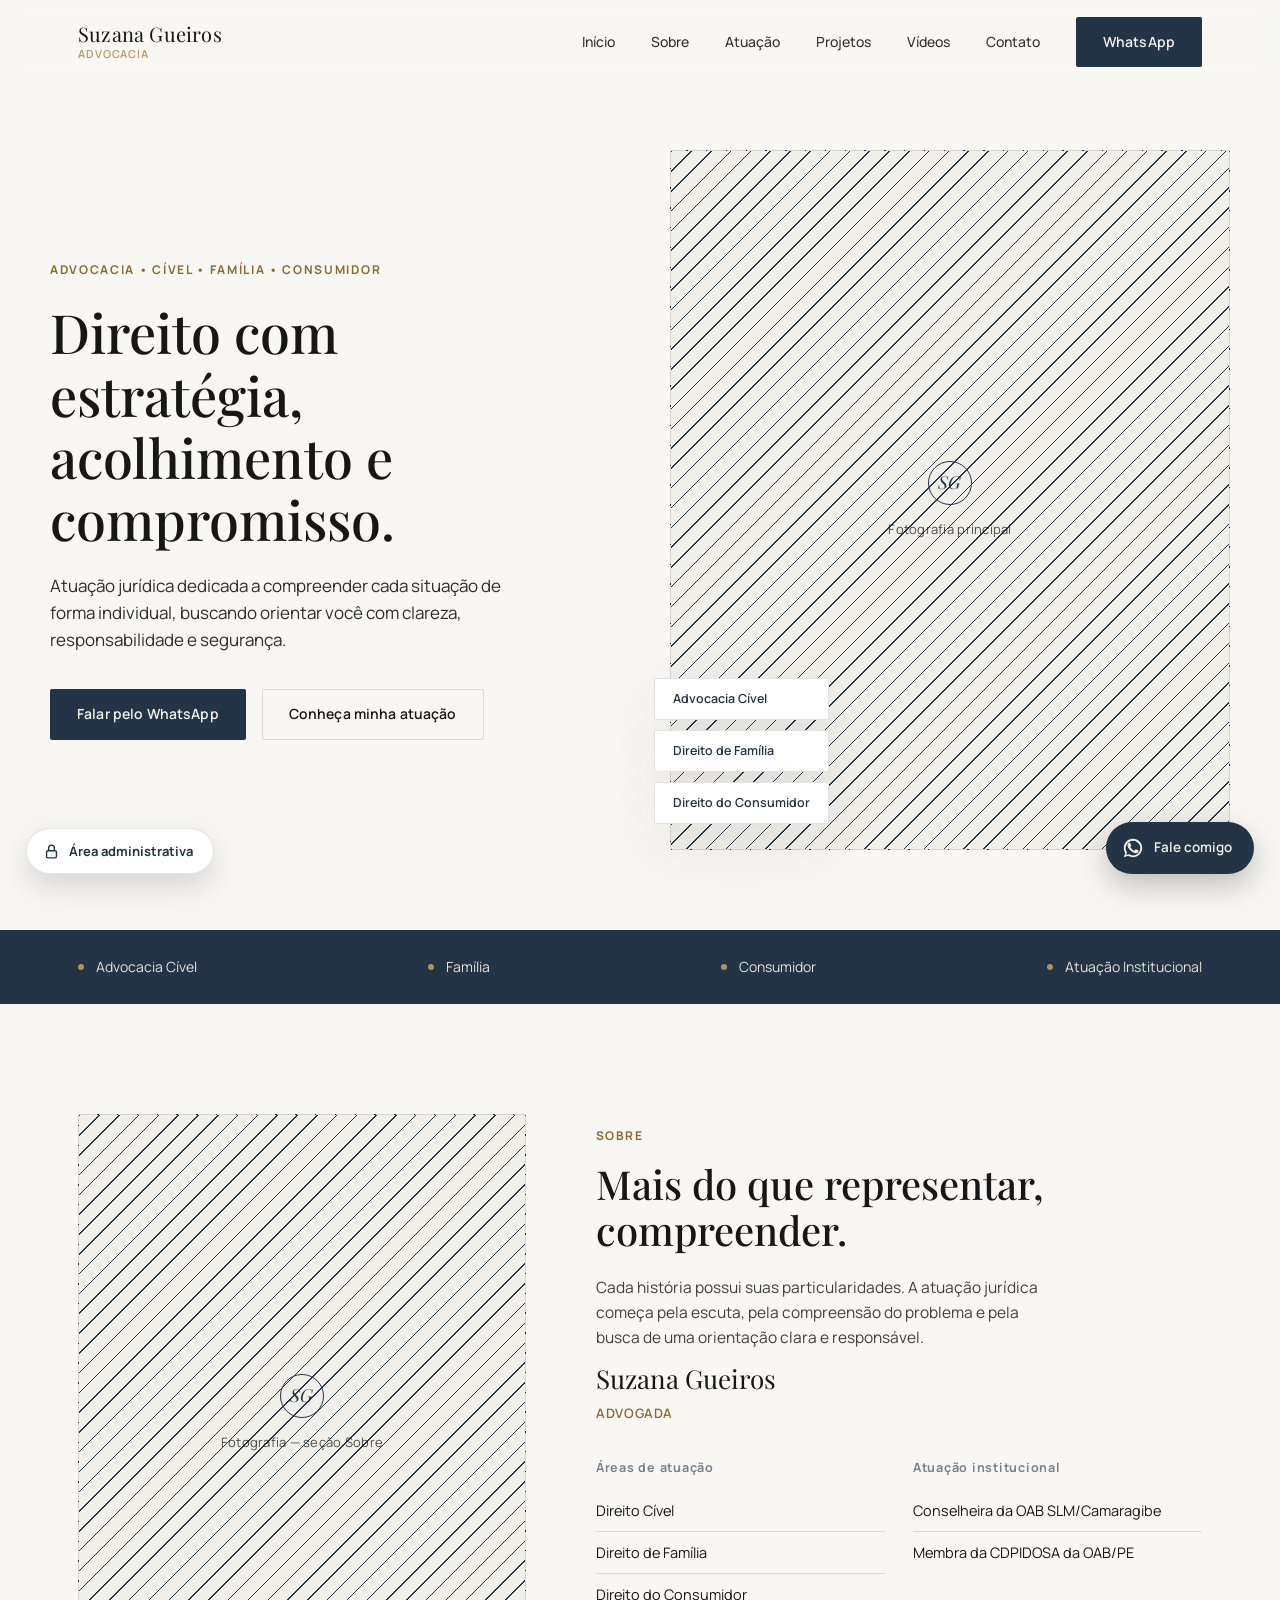
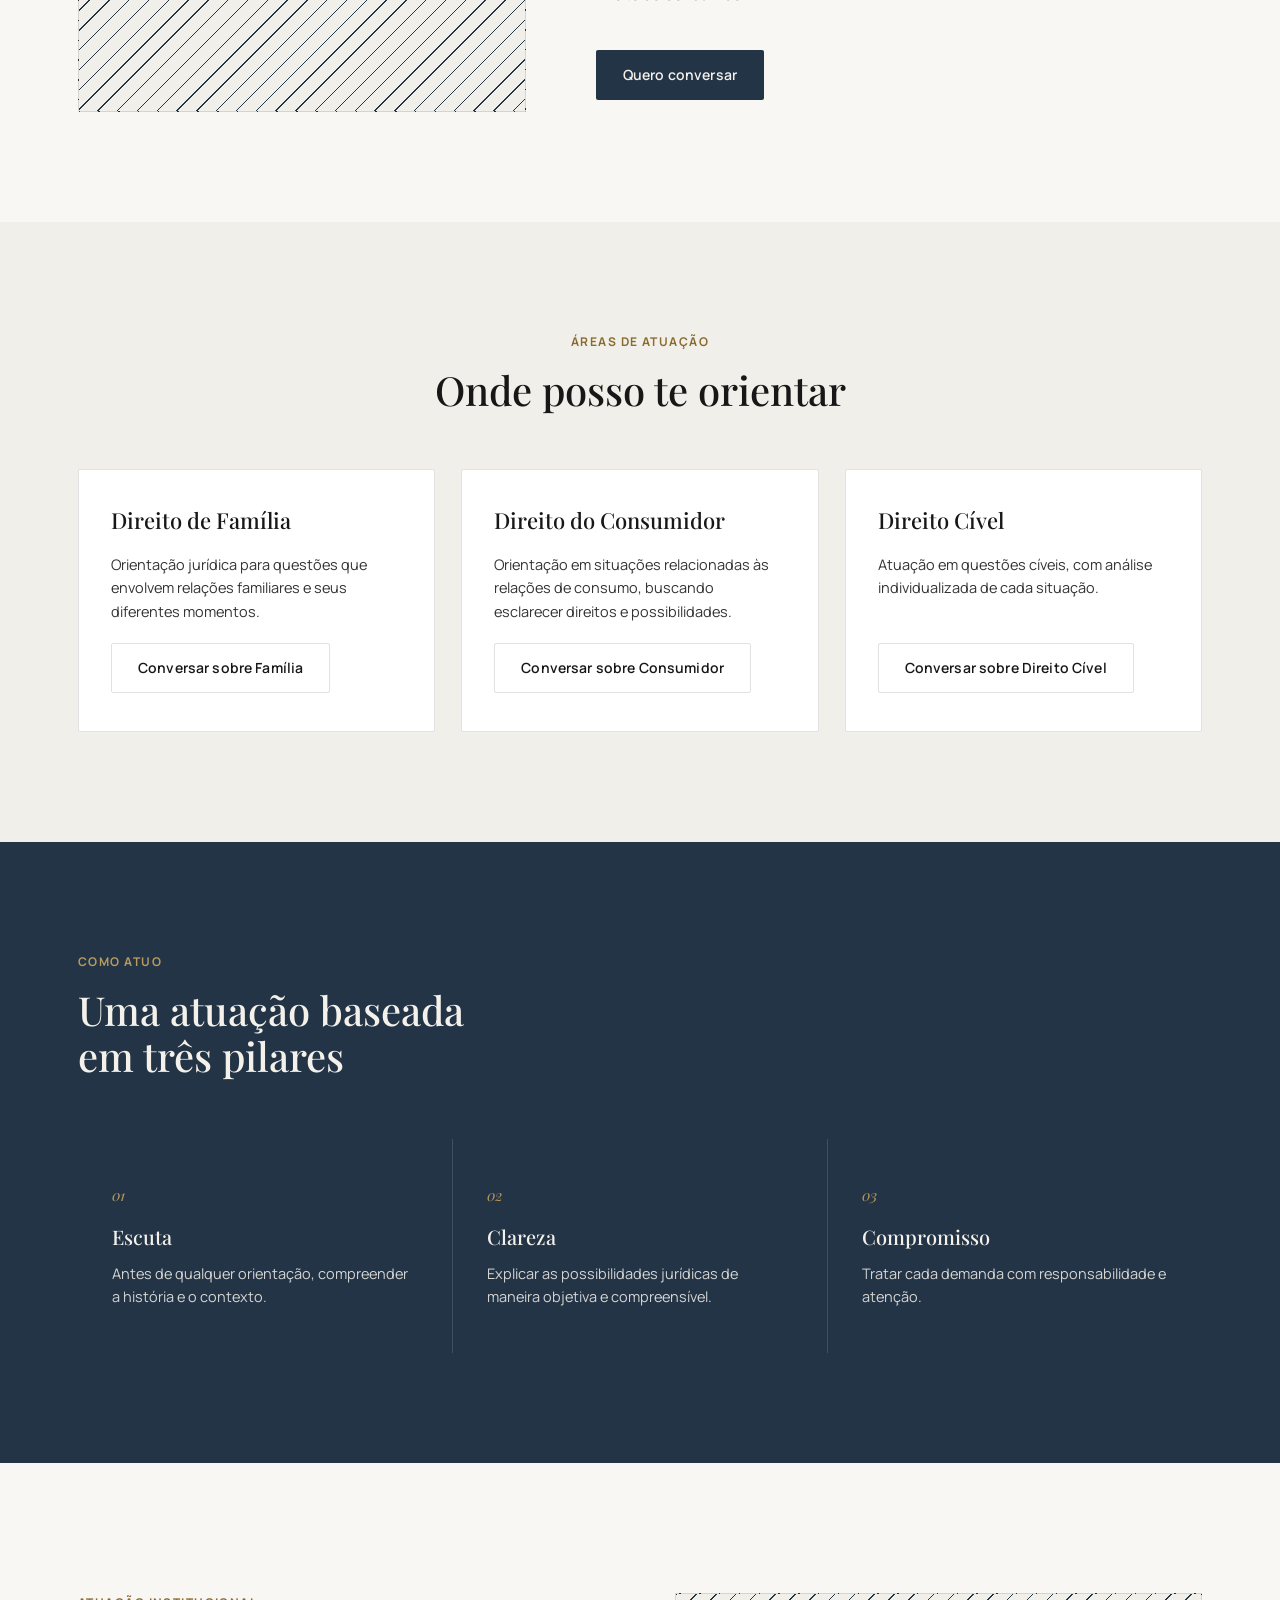
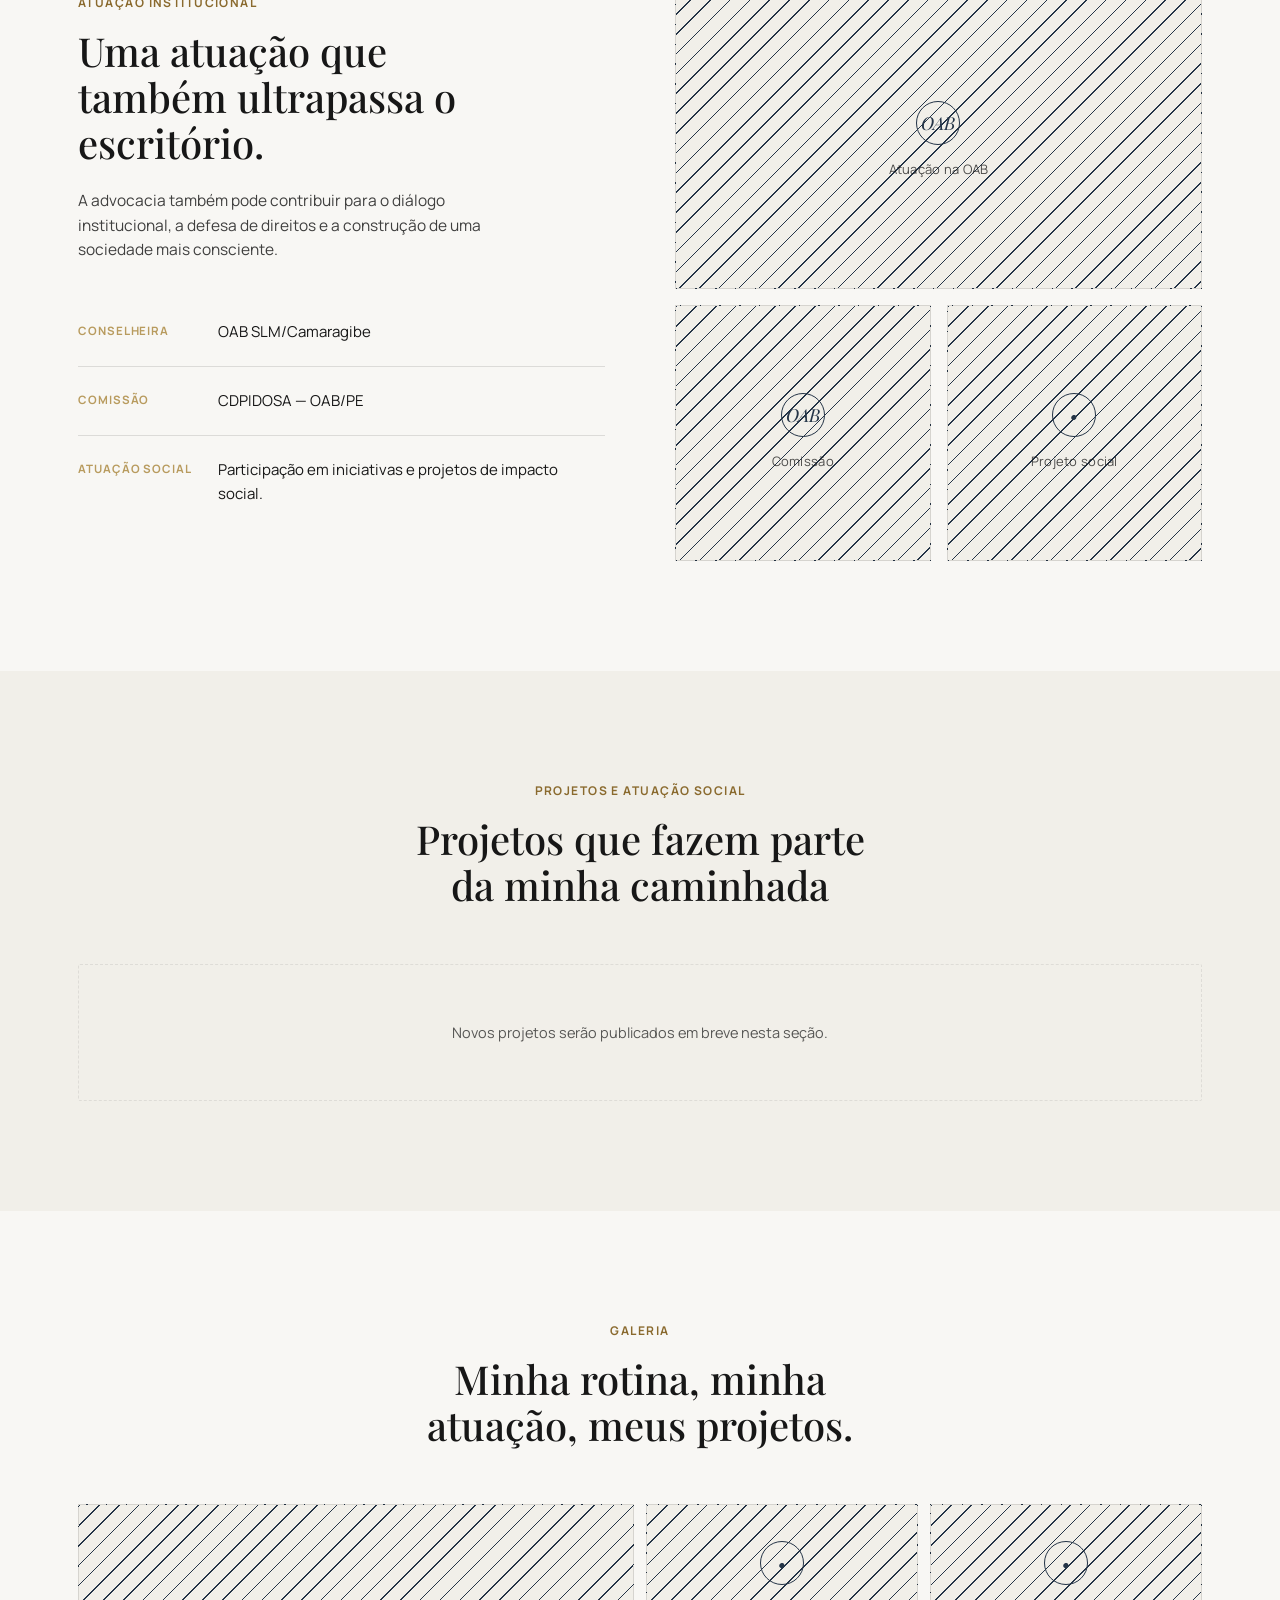
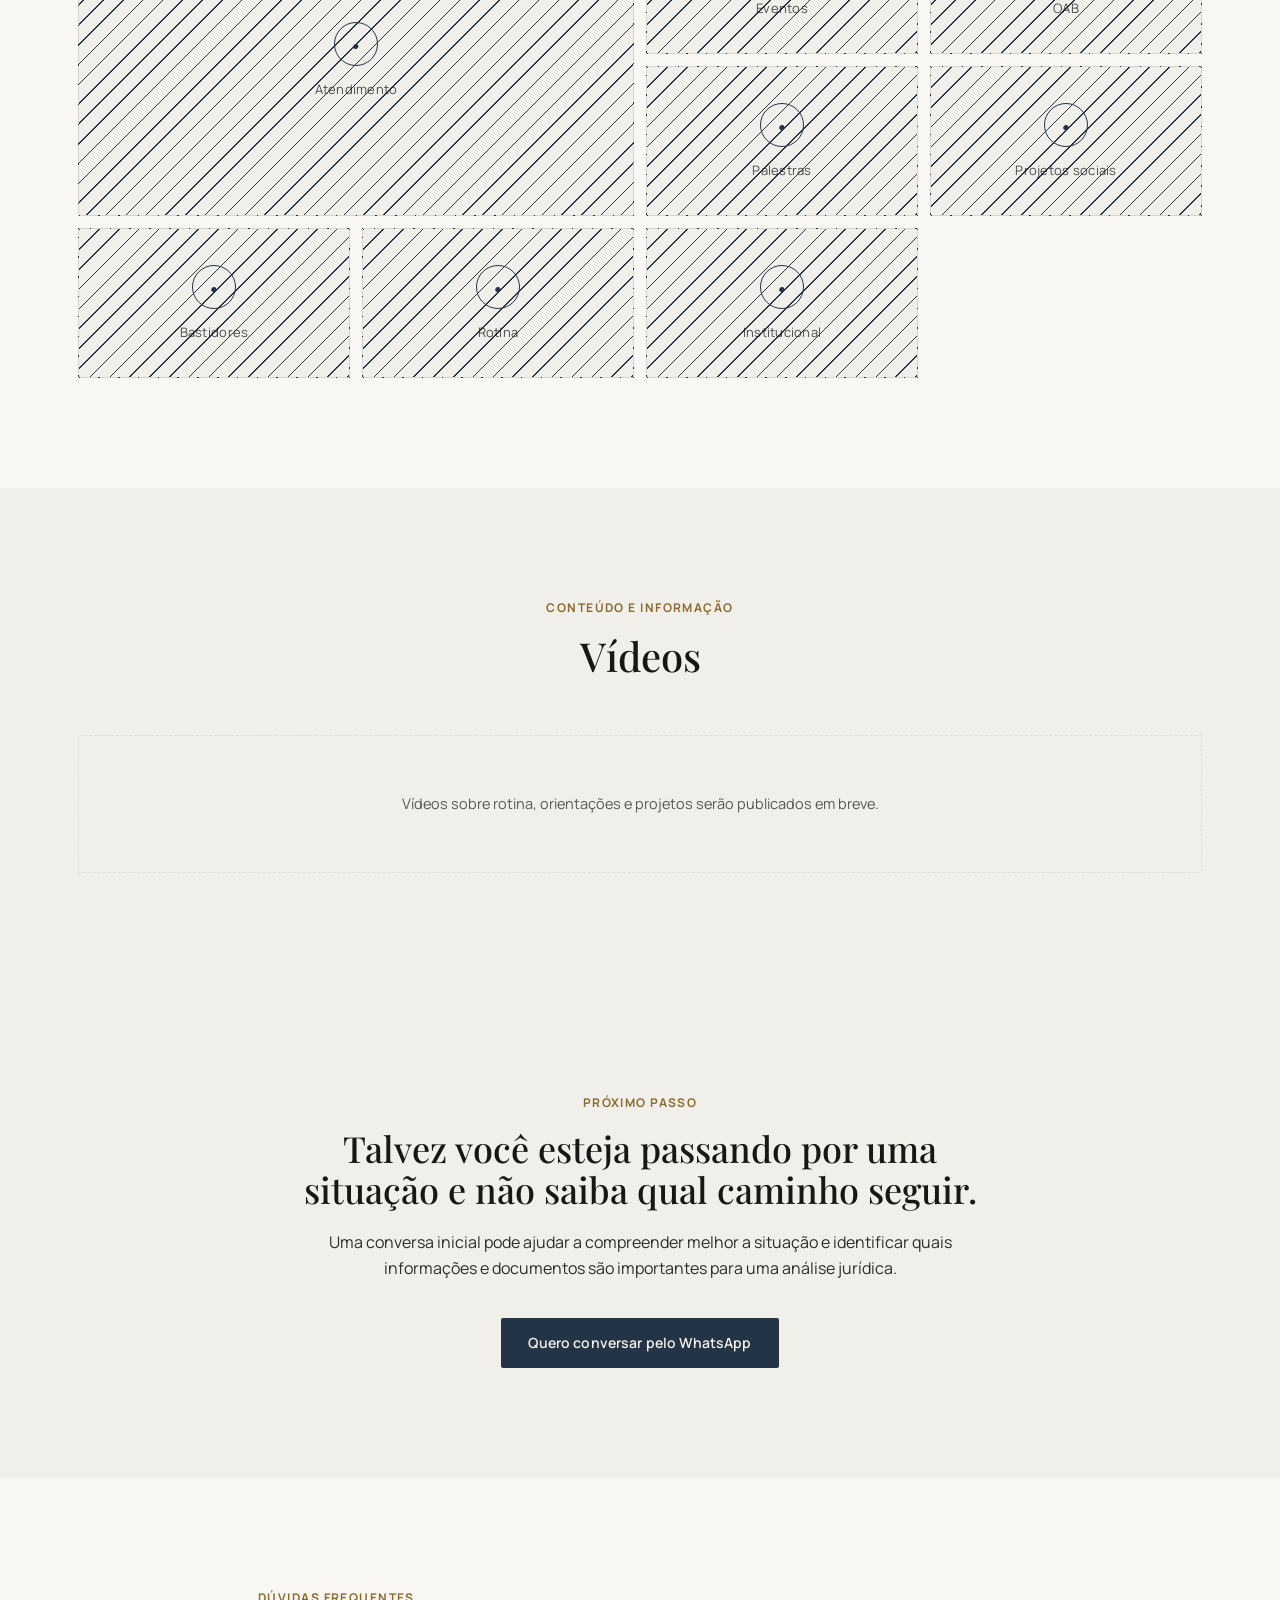
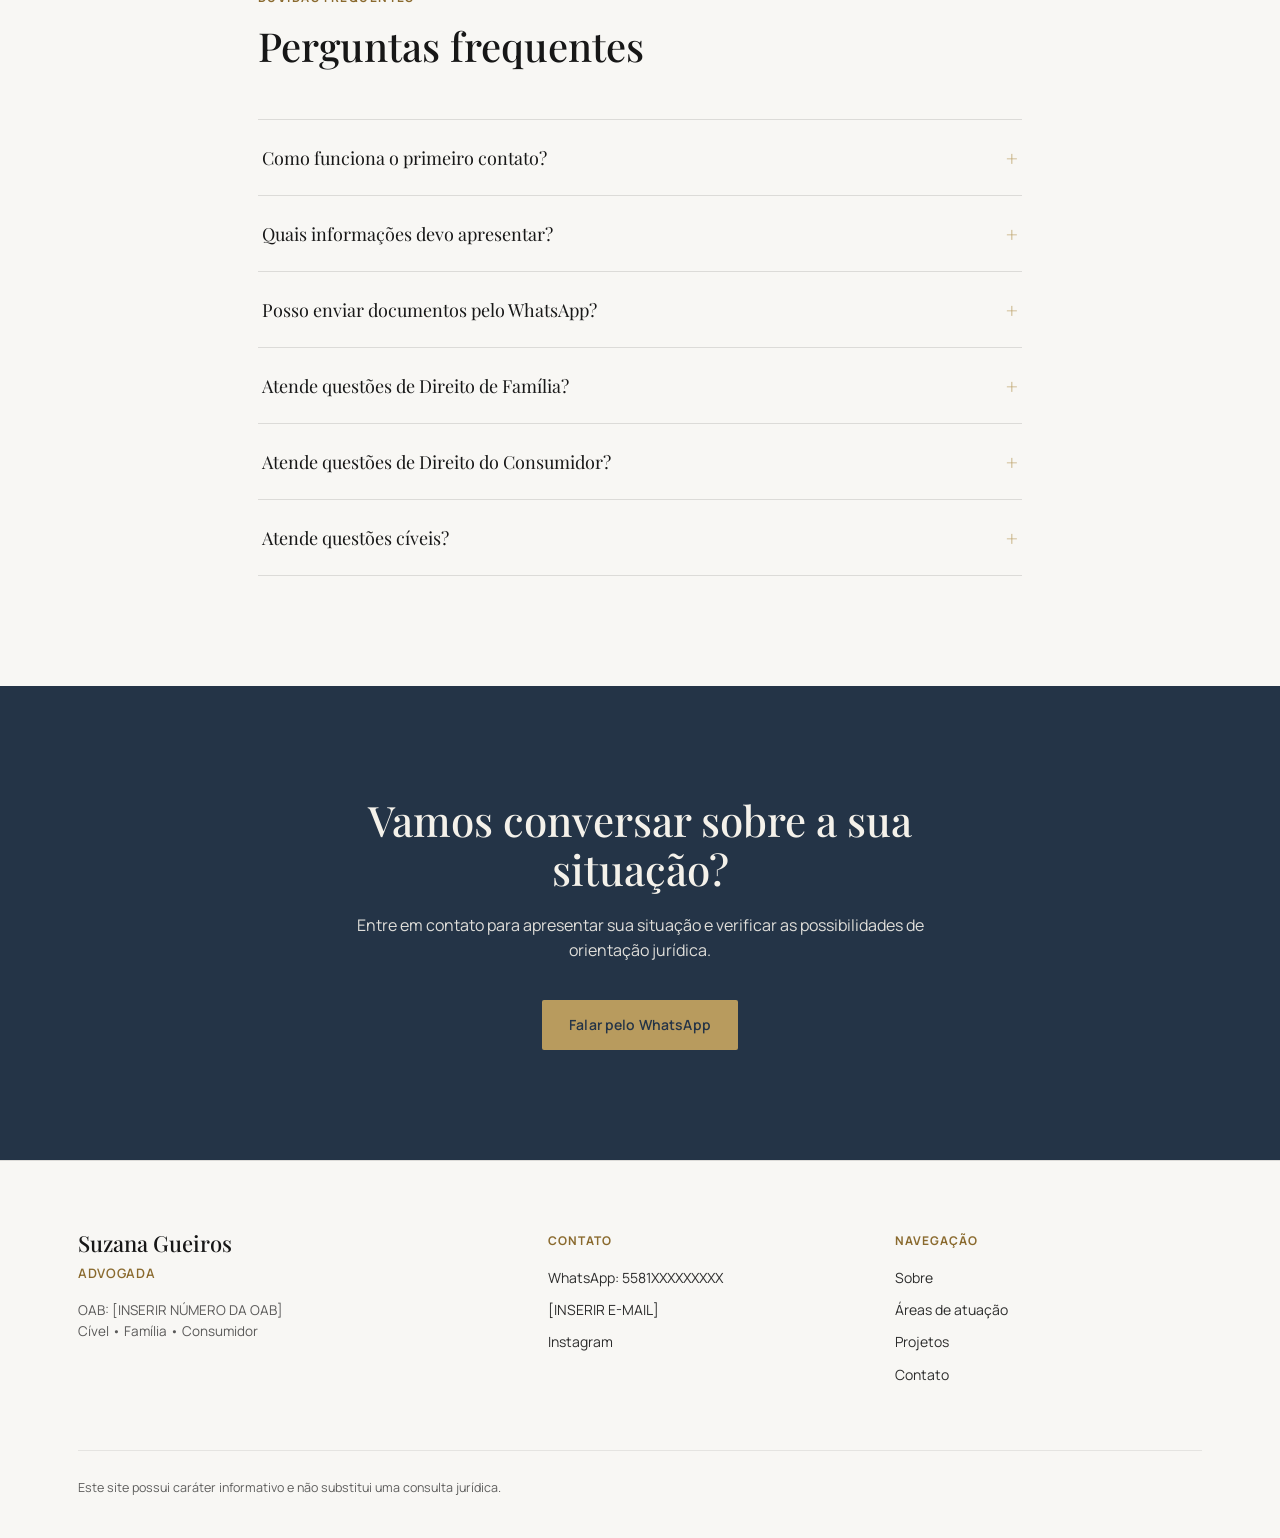
<file: dra_suzana_gueiros_site/index.html>
<!DOCTYPE html>
<html lang="pt-BR">
<head>
<meta charset="UTF-8">
<meta name="viewport" content="width=device-width, initial-scale=1.0">
<title>Suzana Gueiros | Advocacia Cível, Família e Consumidor</title>
<meta name="description" content="Advocacia nas áreas Cível, Família e Consumidor. Conheça a atuação profissional e institucional de Suzana Gueiros e entre em contato.">
<meta property="og:title" content="Suzana Gueiros | Advocacia Cível, Família e Consumidor">
<meta property="og:description" content="Atuação jurídica dedicada a orientar com clareza, responsabilidade e segurança nas áreas Cível, Família e Consumidor.">
<meta property="og:type" content="website">
<link rel="icon" href="data:image/svg+xml,<svg xmlns=%22http://www.w3.org/2000/svg%22 viewBox=%220 0 100 100%22><text y=%22.9em%22 font-size=%2290%22>⚖️</text></svg>">
<link rel="preconnect" href="https://fonts.googleapis.com">
<link rel="preconnect" href="https://fonts.gstatic.com" crossorigin>
<link href="https://fonts.googleapis.com/css2?family=Playfair+Display:ital,wght@0,400;0,500;0,600;1,400&family=Manrope:wght@300;400;500;600;700&display=swap" rel="stylesheet">
<style>
  :root{
    --bg: #F8F7F4;
    --bg-alt: #F1EFE9;
    --ink: #171717;
    --institutional: #243447;
    --gold: #B89B5E;
    --gold-soft: #D9C89A;
    --gold-text: #8A6A2E;
    --white: #FFFFFF;
    --line: rgba(23,23,23,0.12);
    --shadow: 0 20px 60px rgba(23,23,23,0.08);
    --serif: 'Playfair Display', Georgia, serif;
    --sans: 'Manrope', -apple-system, BlinkMacSystemFont, 'Segoe UI', sans-serif;
    --maxw: 1180px;
    --radius: 2px;
  }
  :root:not([data-theme="light"]) {
    @media (prefers-color-scheme: dark) {
      --bg: #15140F;
      --bg-alt: #1C1B16;
      --ink: #F2EFE7;
      --institutional: #DCE4EE;
      --white: #201F19;
      --line: rgba(242,239,231,0.14);
      --shadow: 0 20px 60px rgba(0,0,0,0.5);
      --gold-text: #D3B36C;
    }
  }
  :root[data-theme="dark"]{
    --bg: #15140F;
    --bg-alt: #1C1B16;
    --ink: #F2EFE7;
    --institutional: #DCE4EE;
    --white: #201F19;
    --line: rgba(242,239,231,0.14);
    --shadow: 0 20px 60px rgba(0,0,0,0.5);
    --gold-text: #D3B36C;
  }

  *{box-sizing:border-box;}
  html{scroll-behavior:smooth;}
  body{
    margin:0;
    background:var(--bg);
    color:var(--ink);
    font-family:var(--sans);
    font-weight:400;
    line-height:1.6;
    -webkit-font-smoothing:antialiased;
    overflow-x:hidden;
  }
  img{max-width:100%;display:block;}
  a{color:inherit;text-decoration:none;}
  button{font-family:inherit;cursor:pointer;}
  .wrap{max-width:var(--maxw);margin:0 auto;padding:0 28px;}
  h1,h2,h3{font-family:var(--serif);font-weight:500;line-height:1.15;margin:0;}
  p{margin:0;}
  ::selection{background:var(--gold-soft);color:var(--ink);}
  :focus-visible{outline:2px solid var(--gold);outline-offset:3px;}
  @media (prefers-reduced-motion: reduce){
    *{animation-duration:0.01ms !important;animation-iteration-count:1 !important;transition-duration:0.01ms !important;scroll-behavior:auto !important;}
  }

  /* ---------- placeholder / photo media block ---------- */
  .media-slot{
    position:relative;
    background:
      repeating-linear-gradient(135deg, var(--institutional) 0px, var(--institutional) 1px, transparent 1px, transparent 14px),
      var(--bg-alt);
    border:1px solid var(--line);
    display:flex;
    align-items:center;
    justify-content:center;
    color:var(--institutional);
    overflow:hidden;
  }
  .media-slot.has-photo{background:var(--bg-alt);}
  .media-slot.has-photo img{width:100%;height:100%;object-fit:cover;}
  .media-slot .slot-inner{
    text-align:center;
    padding:24px;
  }
  .media-slot .slot-mark{
    width:44px;height:44px;margin:0 auto 14px;
    border:1px solid currentColor;border-radius:50%;
    display:flex;align-items:center;justify-content:center;
    font-family:var(--serif);font-style:italic;font-size:18px;
  }
  .media-slot .slot-label{
    font-size:13px;letter-spacing:.02em;color:var(--ink);opacity:.75;
    max-width:220px;margin:0 auto;
  }
  .media-slot .slot-path{
    font-size:11px;color:var(--gold);opacity:.85;margin-top:6px;font-family:monospace;
  }

  /* ---------- header ---------- */
  header{
    position:fixed;top:0;left:0;right:0;z-index:100;
    background:color-mix(in srgb, var(--bg) 88%, transparent);
    backdrop-filter:blur(10px);
    border-bottom:1px solid transparent;
    transition:border-color .3s ease, background .3s ease;
  }
  header.scrolled{border-bottom-color:var(--line);}
  .nav-row{
    display:flex;align-items:center;justify-content:space-between;
    height:84px;
  }
  .brand{
    font-family:var(--serif);font-size:20px;letter-spacing:.01em;
    display:flex;flex-direction:column;line-height:1.1;
  }
  .brand small{font-family:var(--sans);font-size:11px;letter-spacing:.08em;color:var(--gold);font-weight:600;margin-top:3px;}
  nav.primary-nav{display:flex;align-items:center;gap:36px;}
  nav.primary-nav a.nav-link{
    font-size:14px;color:var(--ink);opacity:.88;font-weight:500;position:relative;padding:6px 0;
  }
  nav.primary-nav a.nav-link:hover{opacity:1;}
  nav.primary-nav a.nav-link::after{
    content:"";position:absolute;left:0;right:0;bottom:0;height:1px;background:var(--gold);
    transform:scaleX(0);transform-origin:left;transition:transform .25s ease;
  }
  nav.primary-nav a.nav-link:hover::after{transform:scaleX(1);}
  .btn{
    display:inline-flex;align-items:center;gap:10px;
    padding:13px 26px;border-radius:var(--radius);
    font-size:14px;font-weight:600;letter-spacing:.01em;
    border:1px solid transparent;transition:all .25s ease;
    white-space:nowrap;
  }
  .btn-gold{background:var(--institutional);color:#F4F1EA;}
  .btn-gold:hover{background:var(--gold);color:var(--institutional);}
  .btn-outline{border-color:var(--line);color:var(--ink);}
  .btn-outline:hover{border-color:var(--institutional);}
  .btn-sm{padding:9px 16px;font-size:13px;}
  .btn-danger{border-color:rgba(178,58,58,.4);color:#9C3B3B;}
  .btn-danger:hover{background:#9C3B3B;color:#fff;border-color:#9C3B3B;}
  .hamburger{display:none;background:none;border:0;padding:8px;flex-direction:column;gap:5px;}
  .hamburger span{width:22px;height:1px;background:var(--ink);display:block;}

  .mobile-menu{
    position:fixed;inset:0;background:var(--bg);z-index:99;
    display:flex;flex-direction:column;justify-content:center;align-items:center;gap:28px;
    transform:translateY(-100%);transition:transform .35s ease;
  }
  .mobile-menu.open{transform:translateY(0);}
  .mobile-menu a{font-family:var(--serif);font-size:26px;}

  /* ---------- hero ---------- */
  .hero{
    padding:150px 0 80px;
    display:grid;grid-template-columns:1fr 1fr;gap:60px;align-items:center;
  }
  .hero-eyebrow{
    font-size:12px;letter-spacing:.14em;color:var(--gold-text);font-weight:700;margin-bottom:22px;
  }
  .hero h1{
    font-size:clamp(34px,4.4vw,54px);
    max-width:14ch;
  }
  .hero p.lead{
    margin-top:22px;font-size:17px;max-width:46ch;opacity:.9;
  }
  .hero-ctas{display:flex;gap:16px;margin-top:36px;flex-wrap:wrap;}
  .hero-visual{position:relative;}
  .hero-photo{aspect-ratio:4/5;width:100%;border-radius:var(--radius);}
  .hero-tags{
    position:absolute;left:-16px;bottom:26px;
    display:flex;flex-direction:column;gap:10px;
  }
  .hero-tag{
    background:var(--white);border:1px solid var(--line);
    box-shadow:var(--shadow);
    padding:10px 18px;font-size:12.5px;font-weight:600;color:var(--institutional);
    border-radius:var(--radius);
  }

  /* ---------- authority bar ---------- */
  .authority-bar{
    background:var(--institutional);color:#F4F1EA;
    padding:26px 0;
  }
  .authority-bar .wrap{
    display:flex;flex-wrap:wrap;justify-content:space-between;gap:20px;
  }
  .authority-item{display:flex;align-items:center;gap:12px;font-size:14px;opacity:.92;}
  .authority-item .dot{width:6px;height:6px;border-radius:50%;background:var(--gold);flex-shrink:0;}

  /* ---------- section shell ---------- */
  section{padding:110px 0;}
  .kicker{font-size:12px;letter-spacing:.12em;color:var(--gold-text);font-weight:700;margin-bottom:16px;}
  .section-title{font-size:clamp(28px,3.2vw,40px);max-width:18ch;}
  .section-head{max-width:640px;}
  .section-head.centered{margin:0 auto;text-align:center;}

  /* ---------- about ---------- */
  .about-grid{display:grid;grid-template-columns:0.85fr 1.15fr;gap:70px;align-items:center;}
  .about-photo{aspect-ratio:3/4;border-radius:var(--radius);}
  .about-name{font-family:var(--serif);font-size:26px;margin-top:8px;}
  .about-role{color:var(--gold-text);font-weight:600;font-size:13px;letter-spacing:.05em;margin-top:4px;}
  .about-lists{display:grid;grid-template-columns:1fr 1fr;gap:28px;margin-top:34px;}
  .about-lists h4{font-family:var(--sans);font-size:12.5px;letter-spacing:.06em;color:var(--institutional);opacity:.6;margin:0 0 12px;font-weight:700;}
  .about-lists ul{margin:0;padding:0;list-style:none;}
  .about-lists li{
    padding:9px 0;border-top:1px solid var(--line);font-size:14.5px;
  }
  .about-lists li:first-child{border-top:none;}

  /* ---------- practice cards ---------- */
  .cards3{display:grid;grid-template-columns:repeat(3,1fr);gap:26px;margin-top:56px;}
  .practice-card{
    background:var(--white);border:1px solid var(--line);
    padding:38px 32px;border-radius:var(--radius);
    display:flex;flex-direction:column;gap:20px;height:100%;
    transition:border-color .25s ease, transform .25s ease;
  }
  .practice-card:hover{border-color:var(--gold);transform:translateY(-4px);}
  .practice-card h3{font-size:22px;}
  .practice-card p{opacity:.88;font-size:14.5px;flex-grow:1;}
  .practice-card .btn{align-self:flex-start;}

  /* ---------- pillars ---------- */
  .pillars-band{background:var(--institutional);color:#F4F1EA;}
  .pillars-band .section-head .kicker{color:var(--gold);}
  .pillars-band .section-title{color:#F4F1EA;}
  .pillars{display:grid;grid-template-columns:repeat(3,1fr);gap:1px;margin-top:60px;background:rgba(244,241,234,0.14);}
  .pillar{background:var(--institutional);padding:44px 34px;}
  .pillar-num{font-family:var(--serif);font-style:italic;font-size:15px;color:var(--gold);}
  .pillar h3{font-size:20px;color:#F4F1EA;margin-top:18px;}
  .pillar p{opacity:.85;font-size:14.5px;margin-top:14px;color:#F4F1EA;}
  .pillar.reveal{opacity:0;transform:translateY(18px);transition:opacity .6s ease, transform .6s ease;}
  .pillar.reveal.in-view{opacity:1;transform:translateY(0);}

  /* ---------- institutional ---------- */
  .inst-grid{display:grid;grid-template-columns:1fr 1fr;gap:70px;align-items:start;margin-top:20px;}
  .inst-highlights{display:flex;flex-direction:column;gap:0;margin-top:36px;}
  .inst-item{padding:22px 0;border-top:1px solid var(--line);display:flex;gap:20px;}
  .inst-item:first-child{border-top:none;}
  .inst-item .inst-label{font-size:11.5px;letter-spacing:.08em;color:var(--gold);font-weight:700;width:120px;flex-shrink:0;padding-top:2px;}
  .inst-item .inst-value{font-size:15px;}
  .inst-photos{display:grid;grid-template-columns:1fr 1fr;gap:16px;}
  .inst-photos .media-slot:first-child{grid-column:1/-1;aspect-ratio:16/9;}
  .inst-photos .media-slot{aspect-ratio:1/1;}

  /* ---------- projects ---------- */
  .cards-grid{display:grid;grid-template-columns:repeat(3,1fr);gap:26px;margin-top:56px;}
  .project-card{border:1px solid var(--line);border-radius:var(--radius);overflow:hidden;background:var(--white);position:relative;}
  .project-card .media-slot{aspect-ratio:4/3;}
  .project-card-body{padding:24px;}
  .project-card-body .proj-date{font-size:11.5px;color:var(--gold-text);font-weight:700;letter-spacing:.04em;}
  .project-card-body h3{font-size:18px;margin-top:10px;}
  .project-card-body p{font-size:14px;opacity:.85;margin-top:10px;}
  .empty-state{
    grid-column:1/-1;
    border:1px dashed var(--line);border-radius:var(--radius);
    padding:56px 30px;text-align:center;color:var(--ink);opacity:.7;font-size:14.5px;
  }

  /* ---------- gallery ---------- */
  .gallery-grid{
    display:grid;grid-template-columns:repeat(4,1fr);grid-auto-rows:150px;gap:12px;margin-top:56px;
  }
  .gallery-grid .media-slot{cursor:pointer;}
  .gallery-grid .g1{grid-column:span 2;grid-row:span 2;}
  .gallery-grid button.media-slot{border:1px solid var(--line);width:100%;padding:0;}

  .lightbox{
    position:fixed;inset:0;background:rgba(15,14,10,0.92);z-index:200;
    display:none;align-items:center;justify-content:center;padding:40px;
  }
  .lightbox.open{display:flex;}
  .lightbox-inner{max-width:720px;width:100%;text-align:center;}
  .lightbox .media-slot{aspect-ratio:4/3;background:var(--bg-alt);}
  .lightbox-close{
    position:absolute;top:28px;right:32px;color:#F4F1EA;background:none;border:1px solid rgba(244,241,234,.3);
    width:42px;height:42px;border-radius:50%;font-size:18px;
  }
  .lightbox-caption{color:#F4F1EA;margin-top:18px;font-size:14px;opacity:.8;}

  /* ---------- videos ---------- */
  .video-grid{display:grid;grid-template-columns:repeat(3,1fr);gap:26px;margin-top:56px;}
  .video-card{border:1px solid var(--line);border-radius:var(--radius);overflow:hidden;background:var(--white);position:relative;}
  .video-card .media-slot{aspect-ratio:16/9;}
  .video-card .media-slot .slot-mark{font-style:normal;}
  .video-card-body{padding:20px 22px;}
  .video-card-body h3{font-size:16.5px;}
  .video-card-body p{font-size:13.5px;opacity:.85;margin-top:8px;}
  .video-card-body a.video-link{font-size:12.5px;color:var(--gold-text);font-weight:700;margin-top:10px;display:inline-block;}

  /* ---------- help section ---------- */
  .help-section{
    background:var(--bg-alt);
    text-align:center;
  }
  .help-section .wrap{max-width:760px;}
  .help-section h2{font-size:clamp(26px,3.4vw,36px);}
  .help-section p{margin-top:20px;font-size:16px;opacity:.9;}
  .help-section .btn{margin-top:36px;}

  /* ---------- faq ---------- */
  .faq-list{margin-top:50px;border-top:1px solid var(--line);}
  .faq-item{border-bottom:1px solid var(--line);}
  .faq-q{
    width:100%;text-align:left;background:none;border:0;
    display:flex;justify-content:space-between;align-items:center;
    padding:24px 4px;font-family:var(--serif);font-size:18px;color:var(--ink);
  }
  .faq-q .plus{font-size:20px;color:var(--gold);transition:transform .25s ease;flex-shrink:0;margin-left:20px;}
  .faq-item.open .plus{transform:rotate(45deg);}
  .faq-a{
    max-height:0;overflow:hidden;transition:max-height .3s ease;
  }
  .faq-a p{padding:0 4px 24px;font-size:14.5px;opacity:.88;max-width:70ch;}

  /* ---------- final cta ---------- */
  .final-cta{
    background:var(--institutional);color:#F4F1EA;text-align:center;
  }
  .final-cta .wrap{max-width:680px;}
  .final-cta h2{font-size:clamp(28px,3.6vw,42px);color:#F4F1EA;}
  .final-cta p{margin-top:20px;font-size:16px;opacity:.9;}
  .final-cta .btn{margin-top:36px;}
  .final-cta .btn-gold{background:var(--gold);color:var(--institutional);}
  .final-cta .btn-gold:hover{background:#F4F1EA;}

  /* ---------- footer ---------- */
  footer{padding:70px 0 40px;border-top:1px solid var(--line);}
  .footer-grid{display:grid;grid-template-columns:1.4fr 1fr 1fr;gap:40px;}
  .footer-brand h3{font-size:22px;}
  .footer-brand .about-role{margin-top:6px;}
  .footer-col h4{font-size:12px;letter-spacing:.08em;color:var(--gold-text);font-weight:700;margin:0 0 16px;}
  .footer-col p, .footer-col a{display:block;font-size:14px;opacity:.9;margin-bottom:10px;}
  .footer-col a:hover{opacity:1;text-decoration:underline;}
  .footer-disclaimer{
    margin-top:54px;padding-top:26px;border-top:1px solid var(--line);
    font-size:12.5px;opacity:.68;line-height:1.7;
  }

  /* ---------- floating buttons ---------- */
  .wa-float{
    position:fixed;right:26px;bottom:26px;z-index:90;
    display:flex;align-items:center;gap:10px;
    background:var(--institutional);color:#F4F1EA;
    padding:15px 22px 15px 16px;border-radius:40px;
    box-shadow:0 12px 30px rgba(23,23,23,0.25);
    transition:transform .2s ease, background .2s ease;
  }
  .wa-float:hover{transform:translateY(-2px);background:var(--gold);color:var(--institutional);}
  .wa-float svg{width:22px;height:22px;flex-shrink:0;}
  .wa-float span{font-size:13.5px;font-weight:600;}

  .admin-float{
    position:fixed;left:26px;bottom:26px;z-index:90;
    display:flex;
    align-items:center;gap:9px;
    background:var(--white);color:var(--institutional);
    border:1px solid var(--line);
    padding:13px 20px 13px 16px;border-radius:40px;
    box-shadow:0 12px 30px rgba(23,23,23,0.15);
    font-size:13px;font-weight:700;
  }
  .admin-float:hover{border-color:var(--gold);}

  /* ---------- reveal ---------- */
  .reveal-up{opacity:0;transform:translateY(22px);transition:opacity .7s ease, transform .7s ease;}
  .reveal-up.in-view{opacity:1;transform:translateY(0);}

  /* ---------- admin panel ---------- */
  .admin-overlay{
    position:fixed;inset:0;background:rgba(15,14,10,0.55);z-index:300;
    display:none;
  }
  .admin-overlay.open{display:block;}
  .admin-panel{
    position:fixed;top:0;right:0;bottom:0;width:min(480px,100%);
    background:var(--bg);z-index:301;
    box-shadow:-20px 0 50px rgba(0,0,0,.2);
    display:flex;flex-direction:column;
    transform:translateX(100%);transition:transform .3s ease;
  }
  .admin-overlay.open .admin-panel{transform:translateX(0);}
  .admin-head{
    padding:24px 26px;border-bottom:1px solid var(--line);
    display:flex;align-items:center;justify-content:space-between;flex-shrink:0;
  }
  .admin-head h2{font-size:19px;}
  .admin-close{background:none;border:1px solid var(--line);width:36px;height:36px;border-radius:50%;font-size:15px;}
  .admin-tabs{display:flex;border-bottom:1px solid var(--line);flex-shrink:0;overflow-x:auto;}
  .admin-tab{
    padding:14px 16px;font-size:13px;font-weight:600;color:var(--ink);opacity:.55;
    border-bottom:2px solid transparent;white-space:nowrap;background:none;border-left:0;border-right:0;border-top:0;
  }
  .admin-tab.active{opacity:1;border-bottom-color:var(--gold);color:var(--institutional);}
  .admin-body{padding:24px 26px;overflow-y:auto;flex-grow:1;}
  .admin-section{display:none;}
  .admin-section.active{display:block;}
  .admin-field{margin-bottom:18px;}
  .admin-field label{display:block;font-size:12px;font-weight:700;letter-spacing:.03em;color:var(--institutional);margin-bottom:7px;}
  .admin-field input[type=text], .admin-field input[type=url], .admin-field input[type=email], .admin-field textarea{
    width:100%;padding:11px 13px;border:1px solid var(--line);border-radius:var(--radius);
    font-family:inherit;font-size:14px;background:var(--white);color:var(--ink);
  }
  .admin-field textarea{resize:vertical;min-height:70px;}
  .admin-field input[type=file]{font-size:13px;}
  .admin-photo-preview{
    width:100%;aspect-ratio:16/10;border:1px dashed var(--line);border-radius:var(--radius);
    margin-bottom:10px;display:flex;align-items:center;justify-content:center;overflow:hidden;background:var(--bg-alt);
  }
  .admin-photo-preview img{width:100%;height:100%;object-fit:cover;}
  .admin-photo-preview span{font-size:12.5px;opacity:.55;}
  .admin-item-card{
    border:1px solid var(--line);border-radius:var(--radius);padding:14px 16px;margin-bottom:12px;
    display:flex;justify-content:space-between;align-items:flex-start;gap:12px;background:var(--white);
  }
  .admin-item-card .item-info strong{font-size:14px;display:block;}
  .admin-item-card .item-info span{font-size:12.5px;opacity:.65;}
  .admin-divider{border:0;border-top:1px solid var(--line);margin:26px 0;}
  .admin-hint{font-size:12.5px;opacity:.6;margin-top:4px;line-height:1.5;}
  .admin-foot{
    padding:18px 26px;border-top:1px solid var(--line);flex-shrink:0;
    display:flex;align-items:center;justify-content:space-between;gap:12px;
  }
  .admin-status{font-size:12.5px;opacity:.7;}
  .admin-status.error{color:#9C3B3B;opacity:1;}
  .admin-status.ok{color:#3B7A57;opacity:1;}
  .subhead{font-size:13px;font-weight:700;color:var(--institutional);margin:0 0 14px;}

  /* ---------- responsive ---------- */
  @media (max-width:980px){
    nav.primary-nav{display:none;}
    .hamburger{display:flex;}
    .hero{grid-template-columns:1fr;padding-top:130px;}
    .hero-visual{order:-1;}
    .hero h1{max-width:none;}
    .about-grid,.inst-grid{grid-template-columns:1fr;gap:40px;}
    .about-lists{grid-template-columns:1fr;}
    .cards3,.cards-grid,.video-grid,.pillars{grid-template-columns:1fr;}
    .footer-grid{grid-template-columns:1fr;gap:32px;}
    .gallery-grid{grid-template-columns:repeat(2,1fr);}
    .gallery-grid .g1{grid-column:span 2;grid-row:span 1;}
    section{padding:72px 0;}
    .authority-bar .wrap{justify-content:flex-start;gap:22px 34px;}
    .wa-float span{display:none;}
    .wa-float{padding:15px;border-radius:50%;}
    .admin-float span{display:none;}
    .admin-float{padding:14px;border-radius:50%;}
  }
  @media (max-width:560px){
    .wrap{padding:0 20px;}
    .hero p.lead{font-size:15.5px;}
    .hero-ctas .btn{width:100%;justify-content:center;}
    .hero-ctas{flex-direction:column;}
    .admin-panel{width:100%;}
  }
</style>
</head>
<body>

<!-- ============ DADOS DO SITE (editados pelo painel administrativo) ============ -->
<script id="site-data" type="application/json">{"config": {"nome": "Suzana Gueiros", "oab": "", "whatsapp": "", "instagram": "", "email": "", "adminUser": "admin", "adminPassHash": "240be518fabd2724ddb6f04eeb1da5967448d7e831c08c8fa822809f74c720a9"}, "fotoPrincipal": null, "fotoSobre": null, "projetos": [], "videos": [], "galeria": []}</script>
<!-- ============ TEMPLATE COMPLETO DA PÁGINA, EM BASE64 (uso interno do painel administrativo — não editar) ============ -->
<script id="page-template" type="text/plain">[base64]/[base64]/[base64]/[base64]/ICgibWFpbHRvOiIgKyBlbWFpbCkgOiAiIyIpOwogICAgICB9CiAgICAgIGlmKGtleSA9PT0gImluc3RhZ3JhbSIpewogICAgICAgIGNvbnN0IGlnID0gU1RBVEUuY29uZmlnLmluc3RhZ3JhbTsKICAgICAgICBlbC5zZXRBdHRyaWJ1dGUoImhyZWYiLCBpZyA/[base64]/[base64]/[base64]</script>

<!-- ============ HEADER ============ -->
<header id="site-header">
  <div class="wrap nav-row">
    <a href="#topo" class="brand">
      <span id="brand-name">Suzana Gueiros</span>
      <small>ADVOCACIA</small>
    </a>
    <nav class="primary-nav">
      <a class="nav-link" href="#topo">Início</a>
      <a class="nav-link" href="#sobre">Sobre</a>
      <a class="nav-link" href="#atuacao">Atuação</a>
      <a class="nav-link" href="#projetos">Projetos</a>
      <a class="nav-link" href="#videos">Vídeos</a>
      <a class="nav-link" href="#contato">Contato</a>
      <a class="btn btn-gold js-wa" data-msg="default" href="#">WhatsApp</a>
    </nav>
    <button class="hamburger" id="menuToggle" aria-label="Abrir menu" aria-expanded="false">
      <span></span><span></span><span></span>
    </button>
  </div>
</header>

<div class="mobile-menu" id="mobileMenu">
  <a href="#topo" class="js-close-menu">Início</a>
  <a href="#sobre" class="js-close-menu">Sobre</a>
  <a href="#atuacao" class="js-close-menu">Atuação</a>
  <a href="#projetos" class="js-close-menu">Projetos</a>
  <a href="#videos" class="js-close-menu">Vídeos</a>
  <a href="#contato" class="js-close-menu">Contato</a>
  <a href="#" class="btn btn-gold js-wa" data-msg="default">Falar no WhatsApp</a>
</div>

<!-- ============ HERO ============ -->
<section id="topo" class="hero wrap">
  <div class="hero-content">
    <div class="hero-eyebrow">ADVOCACIA • CÍVEL • FAMÍLIA • CONSUMIDOR</div>
    <h1>Direito com estratégia, acolhimento e compromisso.</h1>
    <p class="lead">Atuação jurídica dedicada a compreender cada situação de forma individual, buscando orientar você com clareza, responsabilidade e segurança.</p>
    <div class="hero-ctas">
      <a href="#" class="btn btn-gold js-wa" data-msg="default">Falar pelo WhatsApp</a>
      <a href="#sobre" class="btn btn-outline">Conheça minha atuação</a>
    </div>
  </div>
  <div class="hero-visual">
    <div class="media-slot hero-photo" id="slot-hero">
      <div class="slot-inner">
        <div class="slot-mark">SG</div>
        <div class="slot-label">Fotografia principal</div>
      </div>
    </div>
    <div class="hero-tags">
      <div class="hero-tag">Advocacia Cível</div>
      <div class="hero-tag">Direito de Família</div>
      <div class="hero-tag">Direito do Consumidor</div>
    </div>
  </div>
</section>

<!-- ============ AUTHORITY BAR ============ -->
<div class="authority-bar">
  <div class="wrap">
    <div class="authority-item"><span class="dot"></span>Advocacia Cível</div>
    <div class="authority-item"><span class="dot"></span>Família</div>
    <div class="authority-item"><span class="dot"></span>Consumidor</div>
    <div class="authority-item"><span class="dot"></span>Atuação Institucional</div>
  </div>
</div>

<!-- ============ SOBRE ============ -->
<section id="sobre">
  <div class="wrap about-grid">
    <div class="media-slot about-photo" id="slot-about">
      <div class="slot-inner">
        <div class="slot-mark">SG</div>
        <div class="slot-label">Fotografia — seção Sobre</div>
      </div>
    </div>
    <div>
      <div class="kicker">SOBRE</div>
      <h2 class="section-title">Mais do que representar, compreender.</h2>
      <p style="margin-top:22px;font-size:15.5px;opacity:.82;max-width:52ch;">Cada história possui suas particularidades. A atuação jurídica começa pela escuta, pela compreensão do problema e pela busca de uma orientação clara e responsável.</p>

      <div class="about-name" id="about-name">Suzana Gueiros</div>
      <div class="about-role">ADVOGADA</div>

      <div class="about-lists">
        <div>
          <h4>Áreas de atuação</h4>
          <ul>
            <li>Direito Cível</li>
            <li>Direito de Família</li>
            <li>Direito do Consumidor</li>
          </ul>
        </div>
        <div>
          <h4>Atuação institucional</h4>
          <ul>
            <li>Conselheira da OAB SLM/Camaragibe</li>
            <li>Membra da CDPIDOSA da OAB/PE</li>
          </ul>
        </div>
      </div>

      <a href="#" class="btn btn-gold js-wa" data-msg="default" style="margin-top:34px;">Quero conversar</a>
    </div>
  </div>
</section>

<!-- ============ ÁREAS DE ATUAÇÃO ============ -->
<section id="atuacao" style="background:var(--bg-alt);">
  <div class="wrap">
    <div class="section-head centered">
      <div class="kicker">ÁREAS DE ATUAÇÃO</div>
      <h2 class="section-title" style="margin:0 auto;">Onde posso te orientar</h2>
    </div>

    <div class="cards3">
      <div class="practice-card reveal-up">
        <h3>Direito de Família</h3>
        <p>Orientação jurídica para questões que envolvem relações familiares e seus diferentes momentos.</p>
        <a href="#" class="btn btn-outline js-wa" data-msg="familia">Conversar sobre Família</a>
      </div>
      <div class="practice-card reveal-up">
        <h3>Direito do Consumidor</h3>
        <p>Orientação em situações relacionadas às relações de consumo, buscando esclarecer direitos e possibilidades.</p>
        <a href="#" class="btn btn-outline js-wa" data-msg="consumidor">Conversar sobre Consumidor</a>
      </div>
      <div class="practice-card reveal-up">
        <h3>Direito Cível</h3>
        <p>Atuação em questões cíveis, com análise individualizada de cada situação.</p>
        <a href="#" class="btn btn-outline js-wa" data-msg="civel">Conversar sobre Direito Cível</a>
      </div>
    </div>
  </div>
</section>

<!-- ============ PILARES ============ -->
<section class="pillars-band">
  <div class="wrap">
    <div class="section-head">
      <div class="kicker">COMO ATUO</div>
      <h2 class="section-title">Uma atuação baseada em três pilares</h2>
    </div>
    <div class="pillars">
      <div class="pillar reveal">
        <div class="pillar-num">01</div>
        <h3>Escuta</h3>
        <p>Antes de qualquer orientação, compreender a história e o contexto.</p>
      </div>
      <div class="pillar reveal">
        <div class="pillar-num">02</div>
        <h3>Clareza</h3>
        <p>Explicar as possibilidades jurídicas de maneira objetiva e compreensível.</p>
      </div>
      <div class="pillar reveal">
        <div class="pillar-num">03</div>
        <h3>Compromisso</h3>
        <p>Tratar cada demanda com responsabilidade e atenção.</p>
      </div>
    </div>
  </div>
</section>

<!-- ============ ATUAÇÃO INSTITUCIONAL ============ -->
<section>
  <div class="wrap inst-grid">
    <div>
      <div class="kicker">ATUAÇÃO INSTITUCIONAL</div>
      <h2 class="section-title">Uma atuação que também ultrapassa o escritório.</h2>
      <p style="margin-top:22px;font-size:15.5px;opacity:.82;max-width:48ch;">A advocacia também pode contribuir para o diálogo institucional, a defesa de direitos e a construção de uma sociedade mais consciente.</p>

      <div class="inst-highlights">
        <div class="inst-item">
          <div class="inst-label">CONSELHEIRA</div>
          <div class="inst-value">OAB SLM/Camaragibe</div>
        </div>
        <div class="inst-item">
          <div class="inst-label">COMISSÃO</div>
          <div class="inst-value">CDPIDOSA — OAB/PE</div>
        </div>
        <div class="inst-item">
          <div class="inst-label">ATUAÇÃO SOCIAL</div>
          <div class="inst-value">Participação em iniciativas e projetos de impacto social.</div>
        </div>
      </div>
    </div>

    <div class="inst-photos">
      <div class="media-slot"><div class="slot-inner"><div class="slot-mark">OAB</div><div class="slot-label">Atuação na OAB</div></div></div>
      <div class="media-slot"><div class="slot-inner"><div class="slot-mark">OAB</div><div class="slot-label">Comissão</div></div></div>
      <div class="media-slot"><div class="slot-inner"><div class="slot-mark">•</div><div class="slot-label">Projeto social</div></div></div>
    </div>
  </div>
</section>

<!-- ============ PROJETOS ============ -->
<section id="projetos" style="background:var(--bg-alt);">
  <div class="wrap">
    <div class="section-head centered">
      <div class="kicker">PROJETOS E ATUAÇÃO SOCIAL</div>
      <h2 class="section-title" style="margin:0 auto;">Projetos que fazem parte da minha caminhada</h2>
    </div>
    <div class="cards-grid" id="projetosGrid"></div>
  </div>
</section>

<!-- ============ GALERIA ============ -->
<section>
  <div class="wrap">
    <div class="section-head centered">
      <div class="kicker">GALERIA</div>
      <h2 class="section-title" style="margin:0 auto;">Minha rotina, minha atuação, meus projetos.</h2>
    </div>
    <div class="gallery-grid" id="galeriaGrid"></div>
  </div>
</section>

<div class="lightbox" id="lightbox">
  <button class="lightbox-close" id="lightboxClose" aria-label="Fechar">✕</button>
  <div class="lightbox-inner">
    <div class="media-slot" id="lightboxImg">
      <div class="slot-inner">
        <div class="slot-mark">•</div>
        <div class="slot-label" id="lightboxLabel">Fotografia</div>
      </div>
    </div>
    <div class="lightbox-caption" id="lightboxCaption"></div>
  </div>
</div>

<!-- ============ VÍDEOS ============ -->
<section id="videos" style="background:var(--bg-alt);">
  <div class="wrap">
    <div class="section-head centered">
      <div class="kicker">CONTEÚDO E INFORMAÇÃO</div>
      <h2 class="section-title" style="margin:0 auto;">Vídeos</h2>
    </div>
    <div class="video-grid" id="videosGrid"></div>
  </div>
</section>

<!-- ============ COMO POSSO AJUDAR ============ -->
<section class="help-section">
  <div class="wrap">
    <div class="kicker">PRÓXIMO PASSO</div>
    <h2>Talvez você esteja passando por uma situação e não saiba qual caminho seguir.</h2>
    <p>Uma conversa inicial pode ajudar a compreender melhor a situação e identificar quais informações e documentos são importantes para uma análise jurídica.</p>
    <a href="#" class="btn btn-gold js-wa" data-msg="default">Quero conversar pelo WhatsApp</a>
  </div>
</section>

<!-- ============ FAQ ============ -->
<section>
  <div class="wrap" style="max-width:820px;">
    <div class="kicker">DÚVIDAS FREQUENTES</div>
    <h2 class="section-title">Perguntas frequentes</h2>

    <div class="faq-list" id="faqList">
      <div class="faq-item">
        <button class="faq-q"><span>Como funciona o primeiro contato?</span><span class="plus">+</span></button>
        <div class="faq-a"><p>O primeiro contato costuma ser feito pelo WhatsApp, onde você pode apresentar, de forma breve, a sua situação. A partir daí é possível organizar os próximos passos.</p></div>
      </div>
      <div class="faq-item">
        <button class="faq-q"><span>Quais informações devo apresentar?</span><span class="plus">+</span></button>
        <div class="faq-a"><p>Um breve resumo da sua situação já é suficiente para iniciar a conversa. Documentos e detalhes adicionais podem ser solicitados conforme a necessidade for identificada.</p></div>
      </div>
      <div class="faq-item">
        <button class="faq-q"><span>Posso enviar documentos pelo WhatsApp?</span><span class="plus">+</span></button>
        <div class="faq-a"><p>Sim, documentos podem ser enviados pelo WhatsApp para apoiar a compreensão da situação apresentada.</p></div>
      </div>
      <div class="faq-item">
        <button class="faq-q"><span>Atende questões de Direito de Família?</span><span class="plus">+</span></button>
        <div class="faq-a"><p>Sim, questões relacionadas a Direito de Família fazem parte das áreas de atuação.</p></div>
      </div>
      <div class="faq-item">
        <button class="faq-q"><span>Atende questões de Direito do Consumidor?</span><span class="plus">+</span></button>
        <div class="faq-a"><p>Sim, questões relacionadas a Direito do Consumidor fazem parte das áreas de atuação.</p></div>
      </div>
      <div class="faq-item">
        <button class="faq-q"><span>Atende questões cíveis?</span><span class="plus">+</span></button>
        <div class="faq-a"><p>Sim, questões cíveis fazem parte das áreas de atuação, sempre com análise individualizada de cada caso.</p></div>
      </div>
    </div>
  </div>
</section>

<!-- ============ CTA FINAL ============ -->
<section id="contato" class="final-cta">
  <div class="wrap">
    <h2>Vamos conversar sobre a sua situação?</h2>
    <p>Entre em contato para apresentar sua situação e verificar as possibilidades de orientação jurídica.</p>
    <a href="#" class="btn btn-gold js-wa" data-msg="default">Falar pelo WhatsApp</a>
  </div>
</section>

<!-- ============ FOOTER ============ -->
<footer>
  <div class="wrap">
    <div class="footer-grid">
      <div class="footer-brand">
        <h3 id="footer-name">Suzana Gueiros</h3>
        <div class="about-role">ADVOGADA</div>
        <p style="margin-top:16px;font-size:13.5px;opacity:.7;">OAB: <span data-config="oab">[INSERIR NÚMERO DA OAB]</span></p>
        <p style="font-size:13.5px;opacity:.7;">Cível • Família • Consumidor</p>
      </div>
      <div class="footer-col">
        <h4>CONTATO</h4>
        <a href="#" class="js-wa" data-msg="default">WhatsApp: <span data-config="whatsappDisplay">[INSERIR]</span></a>
        <a href="mailto:" data-config-href="email"><span data-config="email">[INSERIR E-MAIL]</span></a>
        <a href="#" data-config-href="instagram" target="_blank" rel="noopener">Instagram</a>
      </div>
      <div class="footer-col">
        <h4>NAVEGAÇÃO</h4>
        <a href="#sobre">Sobre</a>
        <a href="#atuacao">Áreas de atuação</a>
        <a href="#projetos">Projetos</a>
        <a href="#contato">Contato</a>
      </div>
    </div>
    <div class="footer-disclaimer">
      Este site possui caráter informativo e não substitui uma consulta jurídica.
    </div>
  </div>
</footer>

<!-- ============ WHATSAPP FLUTUANTE ============ -->
<a href="#" class="wa-float js-wa" data-msg="default" aria-label="Falar no WhatsApp">
  <svg viewBox="0 0 24 24" fill="currentColor"><path d="M17.472 14.382c-.297-.149-1.758-.867-2.03-.967-.273-.099-.471-.148-.67.15-.197.297-.767.966-.94 1.164-.173.199-.347.223-.644.075-.297-.15-1.255-.463-2.39-1.475-.883-.788-1.48-1.761-1.653-2.059-.173-.297-.018-.458.13-.606.134-.133.298-.347.446-.52.149-.174.198-.298.298-.497.099-.198.05-.371-.025-.52-.075-.149-.669-1.612-.916-2.207-.242-.579-.487-.5-.669-.51-.173-.008-.371-.01-.57-.01-.198 0-.52.074-.792.372-.272.297-1.04 1.016-1.04 2.479 0 1.462 1.065 2.875 1.213 3.074.149.198 2.095 3.2 5.076 4.487.71.306 1.263.489 1.694.625.712.227 1.36.195 1.871.118.571-.085 1.758-.719 2.006-1.413.248-.694.248-1.289.173-1.413-.074-.124-.272-.198-.57-.347z"/><path d="M12.017 2C6.494 2 2 6.494 2 12.017c0 1.994.583 3.858 1.588 5.428L2 22l4.687-1.564A9.955 9.955 0 0 0 12.017 22C17.54 22 22 17.506 22 12.017 22 6.494 17.54 2 12.017 2zm0 18.157a8.07 8.07 0 0 1-4.354-1.264l-.312-.186-2.782.929.93-2.716-.203-.325A8.057 8.057 0 1 1 20.09 12.017a8.084 8.084 0 0 1-8.073 8.14z"/></svg>
  <span>Fale comigo</span>
</a>

<!-- ============ BOTÃO ADMIN (pede usuário e senha) ============ -->
<button class="admin-float" id="adminOpenBtn" aria-label="Área administrativa">
  <svg width="17" height="17" viewBox="0 0 24 24" fill="none" stroke="currentColor" stroke-width="2"><rect x="5" y="11" width="14" height="10" rx="2"/><path d="M8 11V7a4 4 0 0 1 8 0v4"/></svg>
  <span>Área administrativa</span>
</button>

<!-- ============ LOGIN ADMINISTRATIVO ============ -->
<div class="admin-overlay" id="loginOverlay">
  <div class="admin-panel" style="width:min(380px,100%);">
    <div class="admin-head">
      <h2>Área administrativa</h2>
      <button class="admin-close" id="loginCloseBtn" aria-label="Fechar">✕</button>
    </div>
    <div class="admin-body">
      <p class="admin-hint" style="margin-bottom:20px;">Entre com o usuário e a senha administrativa para adicionar fotos, vídeos e projetos.</p>
      <div class="admin-field"><label>Usuário</label><input type="text" id="login-user" autocomplete="username"></div>
      <div class="admin-field"><label>Senha</label><input type="password" id="login-pass" autocomplete="current-password"></div>
      <button class="btn btn-gold btn-sm" id="btn-login" style="width:100%;justify-content:center;">Entrar</button>
      <p class="admin-status error" id="loginError" style="margin-top:14px;"></p>
    </div>
  </div>
</div>

<!-- ============ PAINEL ADMINISTRATIVO ============ -->
<div class="admin-overlay" id="adminOverlay">
  <div class="admin-panel">
    <div class="admin-head">
      <h2>Painel administrativo</h2>
      <div style="display:flex;align-items:center;gap:10px;">
        <button class="btn btn-outline btn-sm" id="btn-logout">Sair</button>
        <button class="admin-close" id="adminCloseBtn" aria-label="Fechar">✕</button>
      </div>
    </div>
    <div class="admin-tabs">
      <button class="admin-tab active" data-tab="fotos">Fotos</button>
      <button class="admin-tab" data-tab="projetos">Projetos</button>
      <button class="admin-tab" data-tab="galeria">Galeria</button>
      <button class="admin-tab" data-tab="videos">Vídeos</button>
      <button class="admin-tab" data-tab="contato">Contato</button>
      <button class="admin-tab" data-tab="acesso">Acesso</button>
    </div>
    <div class="admin-body">

      <div class="admin-section active" data-section="fotos">
        <p class="subhead">Fotografia principal (Início)</p>
        <div class="admin-photo-preview" id="preview-hero"><span>Nenhuma foto ainda</span></div>
        <div class="admin-field"><input type="file" accept="image/*" id="input-hero-file"></div>
        <p class="admin-hint">Recomendado: foto vertical, boa iluminação.</p>

        <hr class="admin-divider">

        <p class="subhead">Fotografia da seção Sobre</p>
        <div class="admin-photo-preview" id="preview-about"><span>Nenhuma foto ainda</span></div>
        <div class="admin-field"><input type="file" accept="image/*" id="input-about-file"></div>
      </div>

      <div class="admin-section" data-section="projetos">
        <p class="subhead">Adicionar novo projeto</p>
        <div class="admin-photo-preview" id="preview-proj-new"><span>Foto do projeto (opcional)</span></div>
        <div class="admin-field"><input type="file" accept="image/*" id="input-proj-file"></div>
        <div class="admin-field"><label>Título</label><input type="text" id="input-proj-titulo" placeholder="Nome do projeto"></div>
        <div class="admin-field"><label>Descrição</label><textarea id="input-proj-desc" placeholder="Breve descrição do projeto ou ação"></textarea></div>
        <div class="admin-field"><label>Data (opcional)</label><input type="text" id="input-proj-data" placeholder="Ex: Março de 2026"></div>
        <button class="btn btn-outline btn-sm" id="btn-add-projeto">Adicionar projeto</button>
        <hr class="admin-divider">
        <p class="subhead">Projetos já adicionados</p>
        <div id="list-projetos"></div>
      </div>

      <div class="admin-section" data-section="galeria">
        <p class="subhead">Adicionar foto à galeria</p>
        <div class="admin-photo-preview" id="preview-gal-new"><span>Selecione uma foto</span></div>
        <div class="admin-field"><input type="file" accept="image/*" id="input-gal-file"></div>
        <div class="admin-field"><label>Legenda</label><input type="text" id="input-gal-label" placeholder="Ex: Atendimento, Evento, OAB..."></div>
        <button class="btn btn-outline btn-sm" id="btn-add-galeria">Adicionar à galeria</button>
        <hr class="admin-divider">
        <p class="subhead">Fotos já adicionadas</p>
        <div id="list-galeria"></div>
      </div>

      <div class="admin-section" data-section="videos">
        <p class="subhead">Adicionar vídeo</p>
        <div class="admin-field"><label>Título</label><input type="text" id="input-video-titulo" placeholder="Título do vídeo"></div>
        <div class="admin-field"><label>Descrição</label><textarea id="input-video-desc" placeholder="Breve descrição"></textarea></div>
        <div class="admin-field"><label>Link do vídeo (YouTube ou outro)</label><input type="url" id="input-video-url" placeholder="https://youtube.com/..."></div>
        <button class="btn btn-outline btn-sm" id="btn-add-video">Adicionar vídeo</button>
        <hr class="admin-divider">
        <p class="subhead">Vídeos já adicionados</p>
        <div id="list-videos"></div>
      </div>

      <div class="admin-section" data-section="contato">
        <p class="subhead">Dados de contato e identidade</p>
        <div class="admin-field"><label>Nome completo</label><input type="text" id="input-cfg-nome"></div>
        <div class="admin-field"><label>Número da OAB</label><input type="text" id="input-cfg-oab"></div>
        <div class="admin-field"><label>WhatsApp (com DDI e DDD, só números)</label><input type="text" id="input-cfg-whatsapp" placeholder="5581999999999"></div>
        <div class="admin-field"><label>Instagram (link completo)</label><input type="url" id="input-cfg-instagram"></div>
        <div class="admin-field"><label>E-mail</label><input type="email" id="input-cfg-email"></div>
        <button class="btn btn-outline btn-sm" id="btn-save-contato">Salvar dados de contato</button>
      </div>

      <div class="admin-section" data-section="acesso">
        <p class="subhead">Usuário e senha de acesso</p>
        <div class="admin-field"><label>Usuário</label><input type="text" id="input-acc-user"></div>
        <div class="admin-field"><label>Nova senha</label><input type="password" id="input-acc-pass1" autocomplete="new-password"></div>
        <div class="admin-field"><label>Confirmar nova senha</label><input type="password" id="input-acc-pass2" autocomplete="new-password"></div>
        <button class="btn btn-outline btn-sm" id="btn-save-acesso">Salvar usuário e senha</button>
        <p class="admin-hint">Deixe os campos de senha em branco se quiser manter a senha atual e alterar apenas o usuário.</p>
      </div>

    </div>
    <div class="admin-foot" style="flex-direction:column;align-items:stretch;gap:10px;">
      <p class="admin-hint" style="margin:0;">Publicar torna as alterações visíveis para todos. Isso só funciona se esta janela estiver aberta em uma conta Claude com permissão de edição desta página.</p>
      <div style="display:flex;align-items:center;justify-content:space-between;gap:12px;">
        <span class="admin-status" id="adminStatus"></span>
        <button class="btn btn-gold btn-sm" id="btn-publish">Publicar alterações</button>
      </div>
    </div>
  </div>
</div>

<script>
(function(){
  "use strict";

  /* =========================================================
     ESTADO DO SITE — carregado do bloco <script id="site-data">
  ========================================================= */
  const dataEl = document.getElementById("site-data");
  let STATE;
  try {
    STATE = JSON.parse(dataEl.textContent);
  } catch(e){
    STATE = { config:{}, fotoPrincipal:null, fotoSobre:null, projetos:[], videos:[], galeria:[] };
  }
  STATE.config = STATE.config || {};
  if(!STATE.config.adminUser) STATE.config.adminUser = "admin";
  STATE.projetos = STATE.projetos || [];
  STATE.videos = STATE.videos || [];
  STATE.galeria = STATE.galeria || [];

  const DEFAULT_MSGS = {
    default: "Olá, vim através do site e gostaria de saber mais sobre como posso receber orientação jurídica.",
    familia: "Olá, vim através do site e gostaria de conversar sobre uma questão de Direito de Família.",
    consumidor: "Olá, vim através do site e gostaria de conversar sobre uma questão de Direito do Consumidor.",
    civel: "Olá, vim através do site e gostaria de conversar sobre uma questão de Direito Cível."
  };

  function cfg(key, fallback){
    return (STATE.config[key] && String(STATE.config[key]).trim()) ? STATE.config[key] : fallback;
  }

  function buildWaUrl(msgKey){
    const msg = DEFAULT_MSGS[msgKey] || DEFAULT_MSGS.default;
    const number = cfg("whatsapp", "5581XXXXXXXXX");
    return "https://wa.me/" + number + "?text=" + encodeURIComponent(msg);
  }

  function renderAll(){
    document.querySelectorAll(".js-wa").forEach(function(el){
      el.setAttribute("href", buildWaUrl(el.dataset.msg || "default"));
      el.setAttribute("target", "_blank");
      el.setAttribute("rel", "noopener");
    });

    document.querySelectorAll("[data-config]").forEach(function(el){
      const key = el.dataset.config;
      if(key === "whatsappDisplay"){
        const n = cfg("whatsapp", "5581XXXXXXXXX");
        el.textContent = n.replace(/^55(\d{2})(\d{5})(\d{4})$/, "($1) $2-$3");
      } else {
        el.textContent = cfg(key, el.textContent);
      }
    });
    document.querySelectorAll("[data-config-href]").forEach(function(el){
      const key = el.dataset.configHref;
      if(key === "email"){
        const email = STATE.config.email;
        el.setAttribute("href", email ? ("mailto:" + email) : "#");
      }
      if(key === "instagram"){
        const ig = STATE.config.instagram;
        el.setAttribute("href", ig ? ig : "#");
      }
    });
    const nome = cfg("nome", "Suzana Gueiros");
    ["brand-name","about-name","footer-name"].forEach(function(id){
      const el = document.getElementById(id);
      if(el) el.textContent = nome;
    });

    renderPhotoSlot("slot-hero", STATE.fotoPrincipal, "Fotografia principal");
    renderPhotoSlot("slot-about", STATE.fotoSobre, "Fotografia — seção Sobre");
    renderProjetos();
    renderGaleria();
    renderVideos();
  }

  function renderPhotoSlot(slotId, dataUrl, label){
    const slot = document.getElementById(slotId);
    if(!slot) return;
    if(dataUrl){
      slot.classList.add("has-photo");
      slot.innerHTML = '<img src="' + dataUrl + '" alt="' + label + '">';
    } else {
      slot.classList.remove("has-photo");
      slot.innerHTML = '<div class="slot-inner"><div class="slot-mark">SG</div><div class="slot-label">' + label + '</div></div>';
    }
  }

  function renderProjetos(){
    const grid = document.getElementById("projetosGrid");
    if(STATE.projetos.length === 0){
      grid.innerHTML = '<div class="empty-state">Novos projetos serão publicados em breve nesta seção.</div>';
      return;
    }
    grid.innerHTML = "";
    STATE.projetos.forEach(function(p){
      const card = document.createElement("div");
      card.className = "project-card";
      const mediaHtml = p.foto
        ? '<div class="media-slot has-photo"><img src="' + p.foto + '" alt="' + escapeHtml(p.titulo) + '"></div>'
        : '<div class="media-slot"><div class="slot-inner"><div class="slot-mark">•</div><div class="slot-label">Imagem do projeto</div></div></div>';
      card.innerHTML =
        mediaHtml +
        '<div class="project-card-body">' +
          '<div class="proj-date">' + escapeHtml(p.data || "") + '</div>' +
          '<h3>' + escapeHtml(p.titulo) + '</h3>' +
          '<p>' + escapeHtml(p.descricao || "") + '</p>' +
        '</div>';
      grid.appendChild(card);
    });
  }

  function renderGaleria(){
    const grid = document.getElementById("galeriaGrid");
    grid.innerHTML = "";
    const items = STATE.galeria.length ? STATE.galeria : [
      { label: "Atendimento" }, { label: "Eventos" }, { label: "OAB" }, { label: "Palestras" },
      { label: "Projetos sociais" }, { label: "Bastidores" }, { label: "Rotina" }, { label: "Institucional" }
    ];
    items.forEach(function(g, i){
      const btn = document.createElement("button");
      btn.className = "media-slot" + (i === 0 ? " g1" : "") + (g.foto ? " has-photo" : "");
      btn.innerHTML = g.foto
        ? '<img src="' + g.foto + '" alt="' + escapeHtml(g.label) + '">'
        : '<div class="slot-inner"><div class="slot-mark">•</div><div class="slot-label">' + escapeHtml(g.label) + '</div></div>';
      btn.addEventListener("click", function(){ openLightbox(g.foto, g.label); });
      grid.appendChild(btn);
    });
  }

  function renderVideos(){
    const grid = document.getElementById("videosGrid");
    if(STATE.videos.length === 0){
      grid.innerHTML = '<div class="empty-state">Vídeos sobre rotina, orientações e projetos serão publicados em breve.</div>';
      return;
    }
    grid.innerHTML = "";
    STATE.videos.forEach(function(v){
      const card = document.createElement("div");
      card.className = "video-card";
      card.innerHTML =
        '<div class="media-slot"><div class="slot-inner"><div class="slot-mark">▶</div><div class="slot-label">Vídeo</div></div></div>' +
        '<div class="video-card-body"><h3>' + escapeHtml(v.titulo) + '</h3><p>' + escapeHtml(v.descricao || "") + '</p>' +
        (v.url ? '<a class="video-link" href="' + v.url + '" target="_blank" rel="noopener">Assistir ↗</a>' : '') +
        '</div>';
      grid.appendChild(card);
    });
  }

  function escapeHtml(str){
    return String(str || "").replace(/[&<>"']/g, function(c){
      return { "&":"&amp;", "<":"&lt;", ">":"&gt;", '"':"&quot;", "'":"&#39;" }[c];
    });
  }

  /* ---------- header scroll state ---------- */
  const header = document.getElementById("site-header");
  window.addEventListener("scroll", function(){
    header.classList.toggle("scrolled", window.scrollY > 12);
  }, { passive: true });

  /* ---------- mobile menu ---------- */
  const menuToggle = document.getElementById("menuToggle");
  const mobileMenu = document.getElementById("mobileMenu");
  function closeMenu(){
    mobileMenu.classList.remove("open");
    menuToggle.setAttribute("aria-expanded", "false");
  }
  menuToggle.addEventListener("click", function(){
    const isOpen = mobileMenu.classList.toggle("open");
    menuToggle.setAttribute("aria-expanded", String(isOpen));
  });
  document.querySelectorAll(".js-close-menu").forEach(function(a){
    a.addEventListener("click", closeMenu);
  });

  /* ---------- FAQ accordion ---------- */
  document.querySelectorAll(".faq-item").forEach(function(item){
    const q = item.querySelector(".faq-q");
    const a = item.querySelector(".faq-a");
    q.addEventListener("click", function(){
      const isOpen = item.classList.contains("open");
      document.querySelectorAll(".faq-item.open").forEach(function(openItem){
        if(openItem !== item){
          openItem.classList.remove("open");
          openItem.querySelector(".faq-a").style.maxHeight = null;
        }
      });
      if(isOpen){
        item.classList.remove("open");
        a.style.maxHeight = null;
      } else {
        item.classList.add("open");
        a.style.maxHeight = a.scrollHeight + "px";
      }
    });
  });

  /* ---------- lightbox ---------- */
  const lightbox = document.getElementById("lightbox");
  const lightboxImgWrap = document.getElementById("lightboxImg");
  const lightboxLabel = document.getElementById("lightboxLabel");
  const lightboxCaption = document.getElementById("lightboxCaption");
  function openLightbox(dataUrl, label){
    if(dataUrl){
      lightboxImgWrap.classList.add("has-photo");
      lightboxImgWrap.innerHTML = '<img src="' + dataUrl + '" alt="' + escapeHtml(label) + '">';
    } else {
      lightboxImgWrap.classList.remove("has-photo");
      lightboxImgWrap.innerHTML = '<div class="slot-inner"><div class="slot-mark">•</div><div class="slot-label">' + escapeHtml(label) + '</div></div>';
    }
    lightboxCaption.textContent = label || "";
    lightbox.classList.add("open");
  }
  document.getElementById("lightboxClose").addEventListener("click", function(){
    lightbox.classList.remove("open");
  });
  lightbox.addEventListener("click", function(e){
    if(e.target === lightbox) lightbox.classList.remove("open");
  });
  document.addEventListener("keydown", function(e){
    if(e.key === "Escape") lightbox.classList.remove("open");
  });

  /* ---------- scroll reveal ---------- */
  const revealEls = document.querySelectorAll(".reveal-up, .pillar.reveal");
  if("IntersectionObserver" in window){
    const io = new IntersectionObserver(function(entries){
      entries.forEach(function(entry){
        if(entry.isIntersecting){
          entry.target.classList.add("in-view");
          io.unobserve(entry.target);
        }
      });
    }, { threshold: 0.15 });
    revealEls.forEach(function(el){ io.observe(el); });
  } else {
    revealEls.forEach(function(el){ el.classList.add("in-view"); });
  }

  renderAll();

  /* =========================================================
     PAINEL ADMINISTRATIVO
  ========================================================= */
  let dirty = false;
  const statusEl = document.getElementById("adminStatus");
  function setStatus(msg, type){
    statusEl.textContent = msg || "";
    statusEl.className = "admin-status" + (type ? (" " + type) : "");
  }

  function resizeImage(file, maxDim, quality){
    return new Promise(function(resolve, reject){
      const reader = new FileReader();
      reader.onerror = function(){ reject(new Error("Falha ao ler o arquivo")); };
      reader.onload = function(){
        const img = new Image();
        img.onerror = function(){ reject(new Error("Arquivo de imagem inválido")); };
        img.onload = function(){
          let w = img.width, h = img.height;
          if(w > maxDim || h > maxDim){
            if(w >= h){ h = Math.round(h * (maxDim / w)); w = maxDim; }
            else { w = Math.round(w * (maxDim / h)); h = maxDim; }
          }
          const canvas = document.createElement("canvas");
          canvas.width = w; canvas.height = h;
          const ctx = canvas.getContext("2d");
          ctx.drawImage(img, 0, 0, w, h);
          resolve(canvas.toDataURL("image/jpeg", quality || 0.82));
        };
        img.src = reader.result;
      };
      reader.readAsDataURL(file);
    });
  }

  function setPreview(previewEl, dataUrl, emptyText){
    if(dataUrl){
      previewEl.innerHTML = '<img src="' + dataUrl + '">';
    } else {
      previewEl.innerHTML = '<span>' + emptyText + '</span>';
    }
  }

  const adminOverlay = document.getElementById("adminOverlay");
  const adminOpenBtn = document.getElementById("adminOpenBtn");
  const adminCloseBtn = document.getElementById("adminCloseBtn");
  const loginOverlay = document.getElementById("loginOverlay");
  const loginCloseBtn = document.getElementById("loginCloseBtn");
  const SESSION_KEY = "sg_admin_logged_in";

  async function sha256Hex(text){
    const buf = await crypto.subtle.digest("SHA-256", new TextEncoder().encode(text));
    return Array.from(new Uint8Array(buf)).map(function(b){ return b.toString(16).padStart(2, "0"); }).join("");
  }

  function isLoggedIn(){
    return sessionStorage.getItem(SESSION_KEY) === "1";
  }

  function openAdminPanel(){
    adminOverlay.classList.add("open");
    fillContatoFields();
    document.getElementById("input-acc-user").value = STATE.config.adminUser || "admin";
    document.getElementById("input-acc-pass1").value = "";
    document.getElementById("input-acc-pass2").value = "";
    setPreview(document.getElementById("preview-hero"), STATE.fotoPrincipal, "Nenhuma foto ainda");
    setPreview(document.getElementById("preview-about"), STATE.fotoSobre, "Nenhuma foto ainda");
    renderAdminLists();
    setStatus("");
  }

  adminOpenBtn.addEventListener("click", function(){
    if(isLoggedIn()){
      openAdminPanel();
    } else {
      document.getElementById("loginError").textContent = "";
      document.getElementById("login-user").value = "";
      document.getElementById("login-pass").value = "";
      loginOverlay.classList.add("open");
    }
  });
  adminCloseBtn.addEventListener("click", function(){ adminOverlay.classList.remove("open"); });
  adminOverlay.addEventListener("click", function(e){ if(e.target === adminOverlay) adminOverlay.classList.remove("open"); });
  loginCloseBtn.addEventListener("click", function(){ loginOverlay.classList.remove("open"); });
  loginOverlay.addEventListener("click", function(e){ if(e.target === loginOverlay) loginOverlay.classList.remove("open"); });

  document.getElementById("btn-login").addEventListener("click", function(){
    (async function(){
      const user = document.getElementById("login-user").value.trim();
      const pass = document.getElementById("login-pass").value;
      const errEl = document.getElementById("loginError");
      if(!user || !pass){ errEl.textContent = "Preencha usuário e senha."; return; }
      const hash = await sha256Hex(pass);
      const okUser = user.toLowerCase() === String(STATE.config.adminUser || "admin").toLowerCase();
      const okPass = hash === STATE.config.adminPassHash;
      if(okUser && okPass){
        sessionStorage.setItem(SESSION_KEY, "1");
        loginOverlay.classList.remove("open");
        openAdminPanel();
      } else {
        errEl.textContent = "Usuário ou senha incorretos.";
      }
    })();
  });

  document.getElementById("btn-logout").addEventListener("click", function(){
    sessionStorage.removeItem(SESSION_KEY);
    adminOverlay.classList.remove("open");
  });

  document.getElementById("btn-save-acesso").addEventListener("click", function(){
    (async function(){
      const newUser = document.getElementById("input-acc-user").value.trim();
      const p1 = document.getElementById("input-acc-pass1").value;
      const p2 = document.getElementById("input-acc-pass2").value;
      if(!newUser){ setStatus("Informe um nome de usuário.", "error"); return; }
      if(p1 || p2){
        if(p1.length < 6){ setStatus("A senha deve ter pelo menos 6 caracteres.", "error"); return; }
        if(p1 !== p2){ setStatus("As senhas não coincidem.", "error"); return; }
        STATE.config.adminPassHash = await sha256Hex(p1);
      }
      STATE.config.adminUser = newUser;
      dirty = true;
      setStatus("Usuário/senha atualizados. Clique em Publicar para salvar.", "ok");
    })();
  });

  document.querySelectorAll(".admin-tab").forEach(function(tabBtn){
    tabBtn.addEventListener("click", function(){
      document.querySelectorAll(".admin-tab").forEach(function(b){ b.classList.remove("active"); });
      document.querySelectorAll(".admin-section").forEach(function(s){ s.classList.remove("active"); });
      tabBtn.classList.add("active");
      document.querySelector('.admin-section[data-section="' + tabBtn.dataset.tab + '"]').classList.add("active");
    });
  });

  function fillContatoFields(){
    document.getElementById("input-cfg-nome").value = STATE.config.nome || "";
    document.getElementById("input-cfg-oab").value = STATE.config.oab || "";
    document.getElementById("input-cfg-whatsapp").value = STATE.config.whatsapp || "";
    document.getElementById("input-cfg-instagram").value = STATE.config.instagram || "";
    document.getElementById("input-cfg-email").value = STATE.config.email || "";
  }

  document.getElementById("btn-save-contato").addEventListener("click", function(){
    STATE.config.nome = document.getElementById("input-cfg-nome").value.trim();
    STATE.config.oab = document.getElementById("input-cfg-oab").value.trim();
    STATE.config.whatsapp = document.getElementById("input-cfg-whatsapp").value.replace(/\D/g,"");
    STATE.config.instagram = document.getElementById("input-cfg-instagram").value.trim();
    STATE.config.email = document.getElementById("input-cfg-email").value.trim();
    dirty = true;
    renderAll();
    setStatus("Dados de contato atualizados. Clique em Publicar para salvar.", "ok");
  });

  document.getElementById("input-hero-file").addEventListener("change", function(e){
    const file = e.target.files[0];
    if(!file) return;
    resizeImage(file, 1400, 0.85).then(function(dataUrl){
      STATE.fotoPrincipal = dataUrl;
      dirty = true;
      setPreview(document.getElementById("preview-hero"), dataUrl);
      renderAll();
      setStatus("Foto principal pronta. Clique em Publicar para salvar.", "ok");
    }).catch(function(err){ setStatus(err.message, "error"); });
  });

  document.getElementById("input-about-file").addEventListener("change", function(e){
    const file = e.target.files[0];
    if(!file) return;
    resizeImage(file, 1400, 0.85).then(function(dataUrl){
      STATE.fotoSobre = dataUrl;
      dirty = true;
      setPreview(document.getElementById("preview-about"), dataUrl);
      renderAll();
      setStatus("Foto da seção Sobre pronta. Clique em Publicar para salvar.", "ok");
    }).catch(function(err){ setStatus(err.message, "error"); });
  });

  let pendingProjFoto = null;
  document.getElementById("input-proj-file").addEventListener("change", function(e){
    const file = e.target.files[0];
    if(!file) return;
    resizeImage(file, 1000, 0.82).then(function(dataUrl){
      pendingProjFoto = dataUrl;
      setPreview(document.getElementById("preview-proj-new"), dataUrl);
    }).catch(function(err){ setStatus(err.message, "error"); });
  });
  document.getElementById("btn-add-projeto").addEventListener("click", function(){
    const titulo = document.getElementById("input-proj-titulo").value.trim();
    if(!titulo){ setStatus("Informe um título para o projeto.", "error"); return; }
    STATE.projetos.push({
      id: "p" + Date.now(),
      titulo: titulo,
      descricao: document.getElementById("input-proj-desc").value.trim(),
      data: document.getElementById("input-proj-data").value.trim(),
      foto: pendingProjFoto
    });
    document.getElementById("input-proj-titulo").value = "";
    document.getElementById("input-proj-desc").value = "";
    document.getElementById("input-proj-data").value = "";
    document.getElementById("input-proj-file").value = "";
    pendingProjFoto = null;
    setPreview(document.getElementById("preview-proj-new"), null, "Foto do projeto (opcional)");
    dirty = true;
    renderAll();
    renderAdminLists();
    setStatus("Projeto adicionado. Clique em Publicar para salvar.", "ok");
  });

  let pendingGalFoto = null;
  document.getElementById("input-gal-file").addEventListener("change", function(e){
    const file = e.target.files[0];
    if(!file) return;
    resizeImage(file, 1000, 0.82).then(function(dataUrl){
      pendingGalFoto = dataUrl;
      setPreview(document.getElementById("preview-gal-new"), dataUrl);
    }).catch(function(err){ setStatus(err.message, "error"); });
  });
  document.getElementById("btn-add-galeria").addEventListener("click", function(){
    if(!pendingGalFoto){ setStatus("Selecione uma foto primeiro.", "error"); return; }
    const label = document.getElementById("input-gal-label").value.trim() || "Fotografia";
    STATE.galeria.push({ id: "g" + Date.now(), label: label, foto: pendingGalFoto });
    document.getElementById("input-gal-label").value = "";
    document.getElementById("input-gal-file").value = "";
    pendingGalFoto = null;
    setPreview(document.getElementById("preview-gal-new"), null, "Selecione uma foto");
    dirty = true;
    renderAll();
    renderAdminLists();
    setStatus("Foto adicionada à galeria. Clique em Publicar para salvar.", "ok");
  });

  document.getElementById("btn-add-video").addEventListener("click", function(){
    const titulo = document.getElementById("input-video-titulo").value.trim();
    const url = document.getElementById("input-video-url").value.trim();
    if(!titulo || !url){ setStatus("Informe título e link do vídeo.", "error"); return; }
    STATE.videos.push({
      id: "v" + Date.now(),
      titulo: titulo,
      descricao: document.getElementById("input-video-desc").value.trim(),
      url: url
    });
    document.getElementById("input-video-titulo").value = "";
    document.getElementById("input-video-desc").value = "";
    document.getElementById("input-video-url").value = "";
    dirty = true;
    renderAll();
    renderAdminLists();
    setStatus("Vídeo adicionado. Clique em Publicar para salvar.", "ok");
  });

  function renderAdminLists(){
    const projWrap = document.getElementById("list-projetos");
    projWrap.innerHTML = "";
    STATE.projetos.forEach(function(p){
      const row = document.createElement("div");
      row.className = "admin-item-card";
      row.innerHTML = '<div class="item-info"><strong>' + escapeHtml(p.titulo) + '</strong><span>' + escapeHtml(p.data || "") + '</span></div>';
      const delBtn = document.createElement("button");
      delBtn.className = "btn btn-danger btn-sm";
      delBtn.textContent = "Remover";
      delBtn.addEventListener("click", function(){
        STATE.projetos = STATE.projetos.filter(function(x){ return x.id !== p.id; });
        dirty = true; renderAll(); renderAdminLists();
        setStatus("Projeto removido. Clique em Publicar para salvar.", "ok");
      });
      row.appendChild(delBtn);
      projWrap.appendChild(row);
    });

    const galWrap = document.getElementById("list-galeria");
    galWrap.innerHTML = "";
    STATE.galeria.forEach(function(g){
      const row = document.createElement("div");
      row.className = "admin-item-card";
      row.innerHTML = '<div class="item-info"><strong>' + escapeHtml(g.label) + '</strong></div>';
      const delBtn = document.createElement("button");
      delBtn.className = "btn btn-danger btn-sm";
      delBtn.textContent = "Remover";
      delBtn.addEventListener("click", function(){
        STATE.galeria = STATE.galeria.filter(function(x){ return x.id !== g.id; });
        dirty = true; renderAll(); renderAdminLists();
        setStatus("Foto removida. Clique em Publicar para salvar.", "ok");
      });
      row.appendChild(delBtn);
      galWrap.appendChild(row);
    });

    const vidWrap = document.getElementById("list-videos");
    vidWrap.innerHTML = "";
    STATE.videos.forEach(function(v){
      const row = document.createElement("div");
      row.className = "admin-item-card";
      row.innerHTML = '<div class="item-info"><strong>' + escapeHtml(v.titulo) + '</strong><span>' + escapeHtml(v.url) + '</span></div>';
      const delBtn = document.createElement("button");
      delBtn.className = "btn btn-danger btn-sm";
      delBtn.textContent = "Remover";
      delBtn.addEventListener("click", function(){
        STATE.videos = STATE.videos.filter(function(x){ return x.id !== v.id; });
        dirty = true; renderAll(); renderAdminLists();
        setStatus("Vídeo removido. Clique em Publicar para salvar.", "ok");
      });
      row.appendChild(delBtn);
      vidWrap.appendChild(row);
    });
  }

  /* ---------- publicação (gera o HTML completo a partir do template embutido) ---------- */
  function b64ToUtf8(b64){
    const binary = atob(b64);
    const bytes = new Uint8Array(binary.length);
    for(let i = 0; i < binary.length; i++){ bytes[i] = binary.charCodeAt(i); }
    return new TextDecoder("utf-8").decode(bytes);
  }

  function buildFullHtml(){
    const templateB64 = document.getElementById("page-template").textContent;
    const template = b64ToUtf8(templateB64);
    // Escapa "<" para que o JSON nunca possa fechar a tag <script> que o envolve.
    const dataJson = JSON.stringify(STATE).replace(/</g, "\\u003c");
    return template
      .replace("@@SITE_DATA@@", function(){ return dataJson; })
      .replace("@@PAGE_TEMPLATE_B64@@", function(){ return templateB64; });
  }

  document.getElementById("btn-publish").addEventListener("click", function(){
    setStatus("Publicando...", "");
    (async function(){
      try{
        const artifactCap = (window.claude && typeof window.claude.use === "function")
          ? await window.claude.use("artifact")
          : null;
        if(!artifactCap){
          setStatus("Não foi possível conectar ao painel de publicação nesta visualização.", "error");
          return;
        }
        const html = buildFullHtml();
        await artifactCap.publish(html);
        dirty = false;
        setStatus("Alterações publicadas com sucesso!", "ok");
      } catch(err){
        const code = err && err.code;
        if(code === "not_writer" || code === "not_granted"){
          setStatus("Você não tem permissão para publicar alterações nesta página.", "error");
        } else if(code === "conflict"){
          setStatus("Alguém publicou uma versão mais recente. A página será recarregada.", "error");
        } else if(code === "too_large"){
          setStatus("O conteúdo ficou grande demais. Use fotos menores ou remova alguma.", "error");
        } else {
          setStatus("Não foi possível publicar agora. Tente novamente em instantes.", "error");
        }
      }
    })();
  });

})();
</script>
</body>
</html>
</file>
